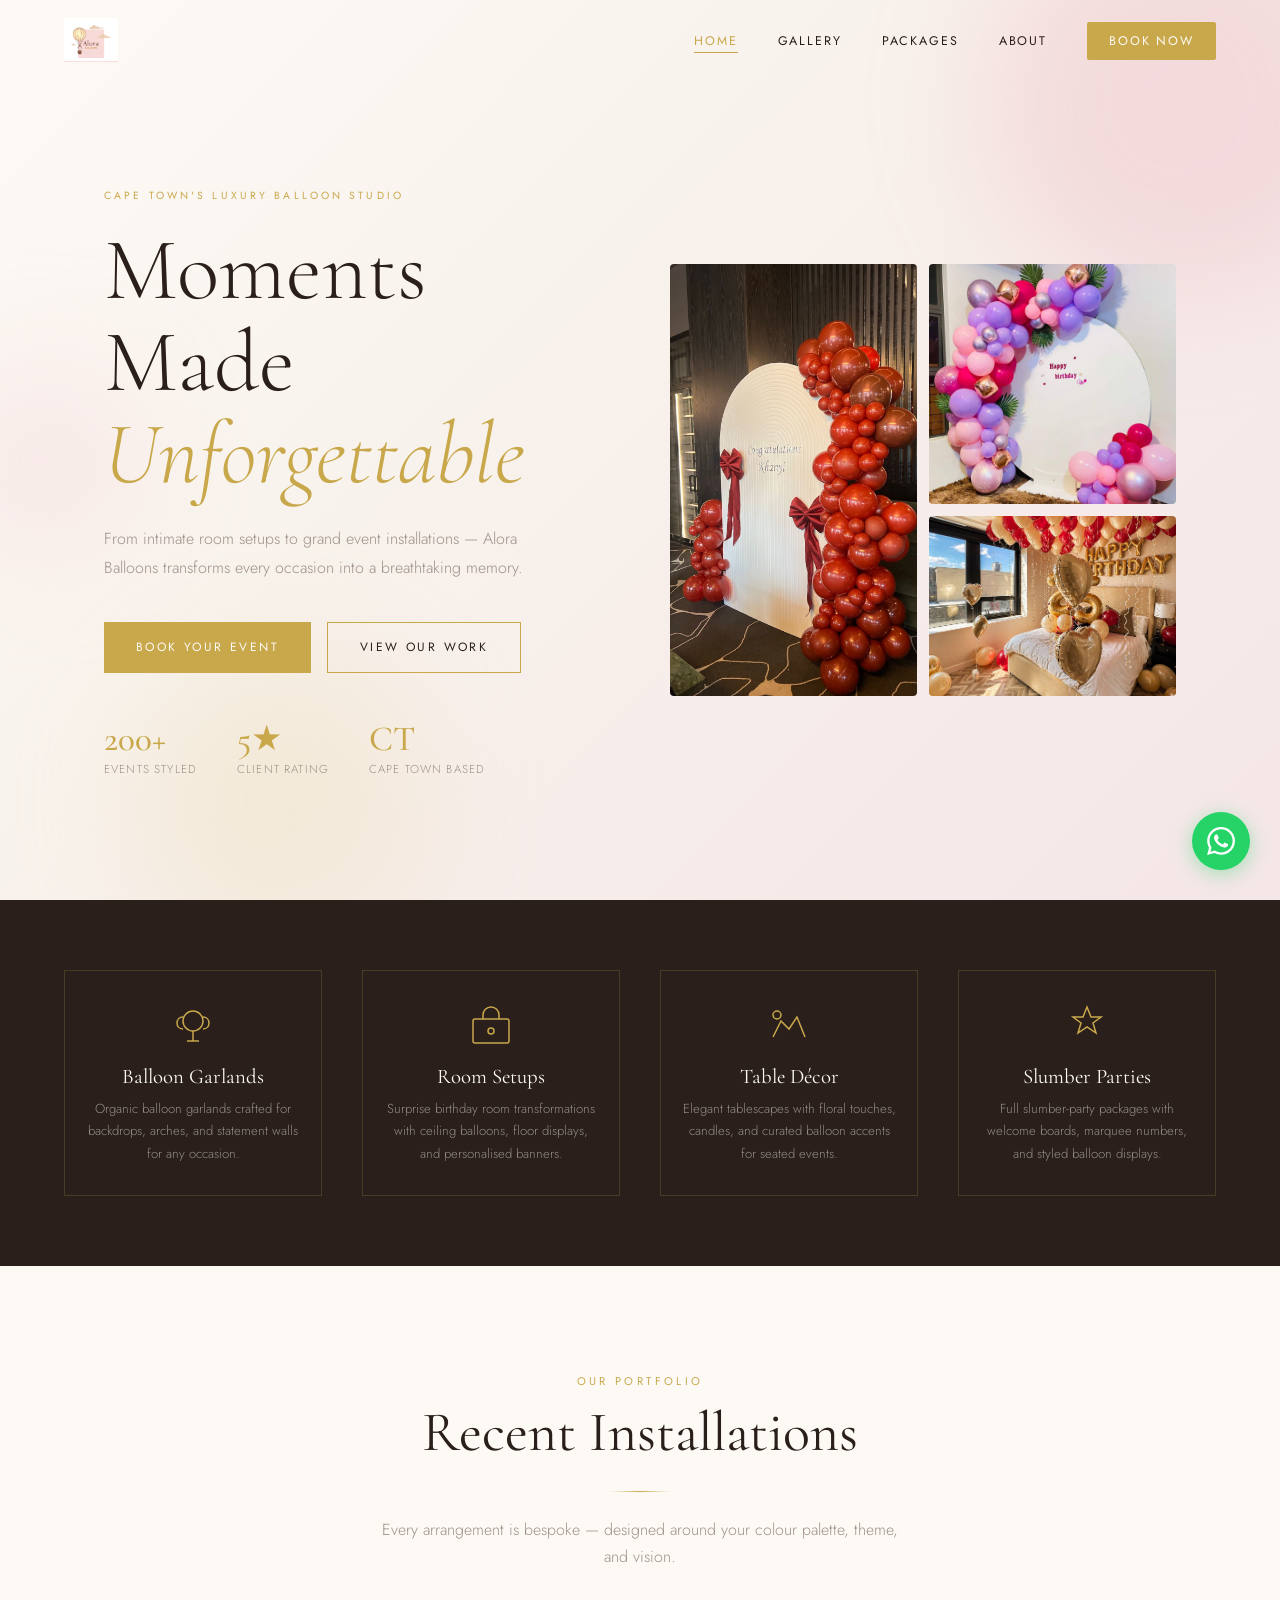
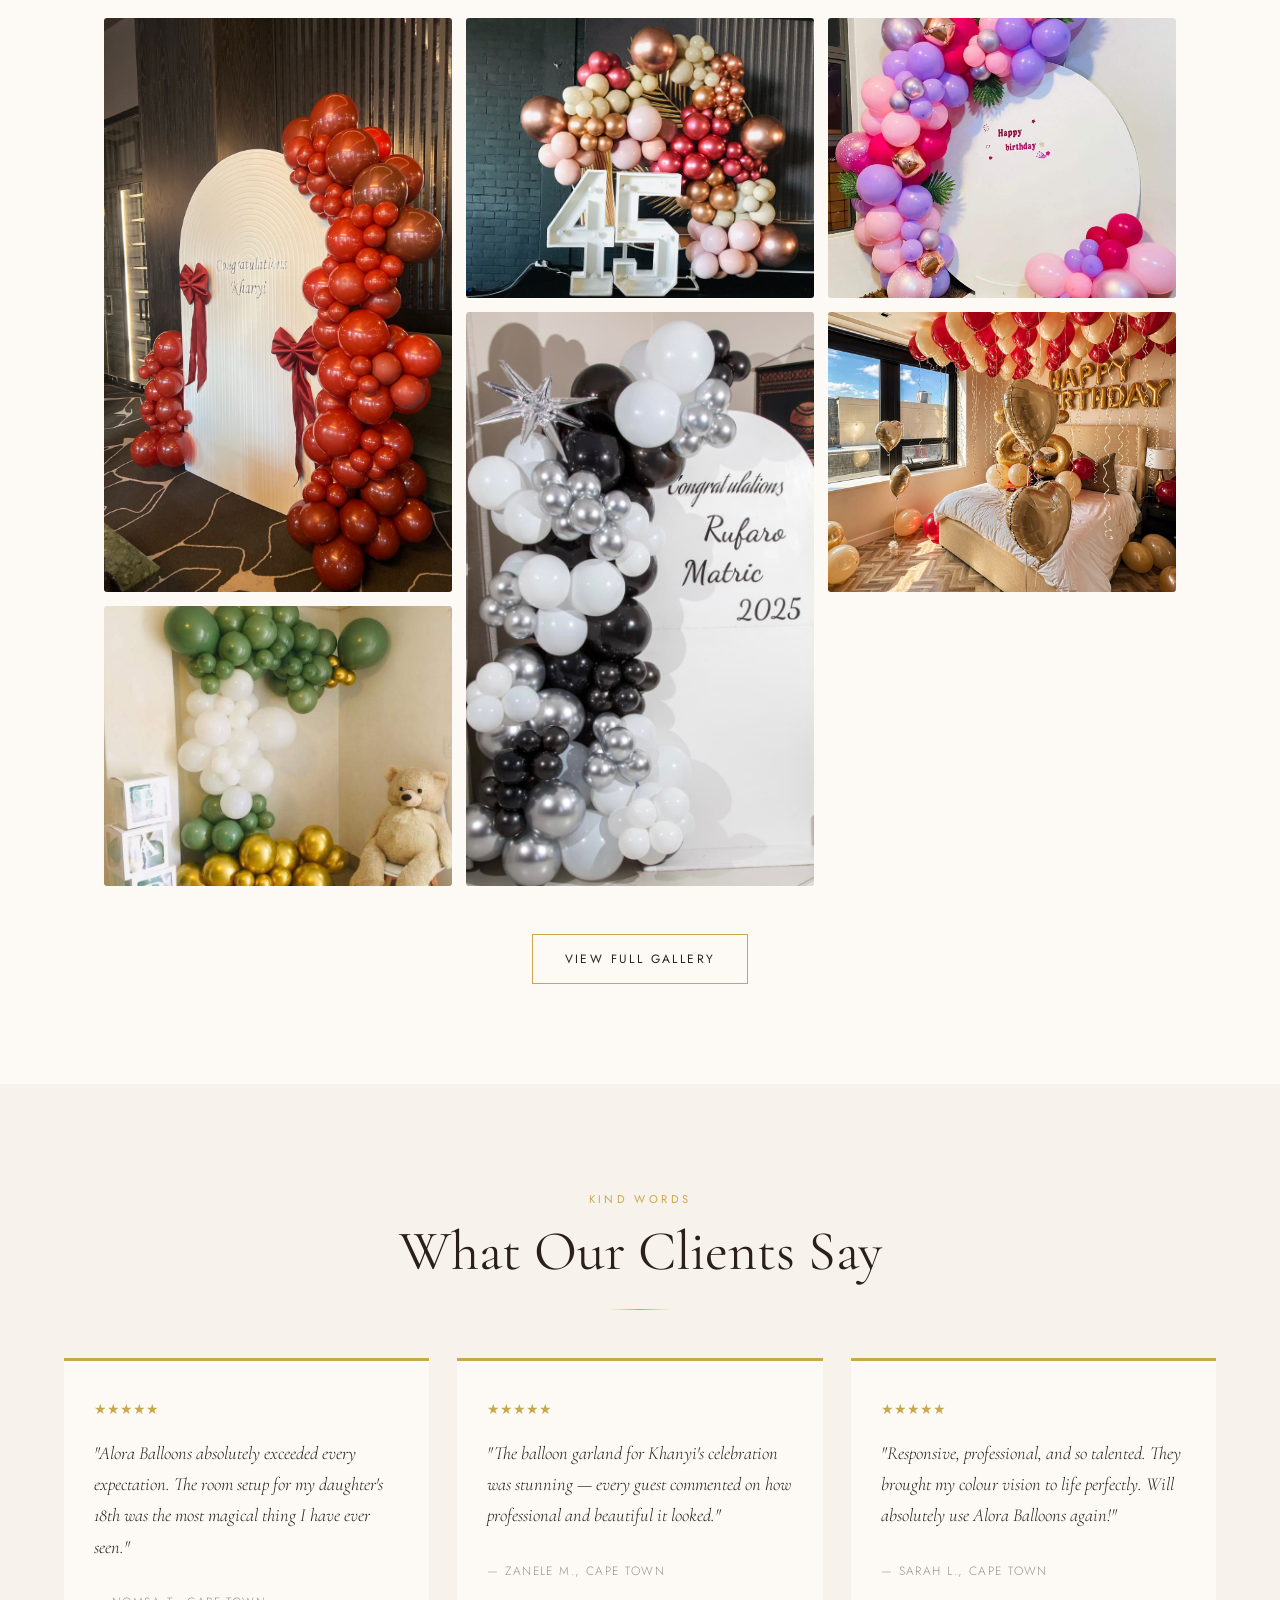
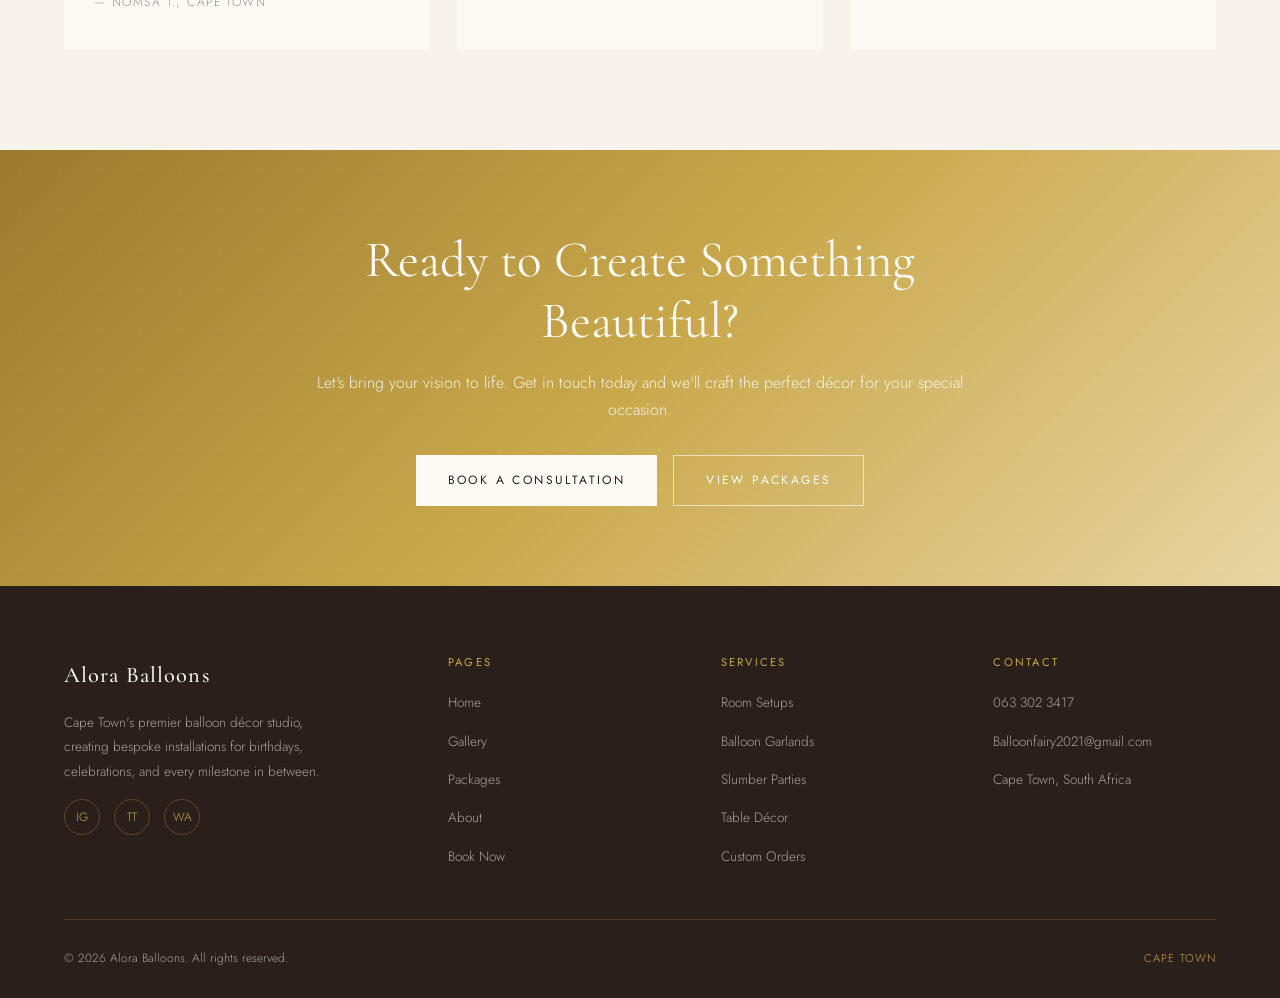
<file: index.html>
<!DOCTYPE html>
<html lang="en">
<head>
  <meta charset="UTF-8" />
  <meta name="viewport" content="width=device-width, initial-scale=1.0" />
  <title>Alora Balloons — Cape Town's Premier Balloon Décor Studio</title>
  <meta name="description" content="Alora Balloons creates luxury balloon garlands, room setups, table décor and event styling across Cape Town." />
  <link rel="icon" href="images/logo.jpg" type="image/jpeg" />
  <link rel="stylesheet" href="css/style.css" />
</head>
<body>

  <!-- ======= NAV ======= -->
  <nav class="nav" id="mainNav">
    <a href="index.html" class="nav-logo">
      <img src="images/logo.jpg" alt="Alora Balloons Logo" />
    </a>
    <ul class="nav-links">
      <li><a href="index.html">Home</a></li>
      <li><a href="gallery.html">Gallery</a></li>
      <li><a href="packages.html">Packages</a></li>
      <li><a href="about.html">About</a></li>
      <li><a href="booking.html" class="nav-cta">Book Now</a></li>
    </ul>
    <button class="nav-hamburger" aria-label="Menu">
      <span></span><span></span><span></span>
    </button>
  </nav>

  <!-- Mobile Nav -->
  <div class="nav-mobile">
    <a href="index.html">Home</a>
    <a href="gallery.html">Gallery</a>
    <a href="packages.html">Packages</a>
    <a href="about.html">About</a>
    <a href="booking.html">Book Now</a>
  </div>

  <!-- ======= HERO ======= -->
  <section class="hero">
    <div class="hero-bg-orbs">
      <div class="orb orb-1"></div>
      <div class="orb orb-2"></div>
      <div class="orb orb-3"></div>
    </div>
    <div class="hero-content">
      <div class="hero-text">
        <span class="section-label">Cape Town's Luxury Balloon Studio</span>
        <h1 class="hero-headline">
          Moments Made<br /><em>Unforgettable</em>
        </h1>
        <p class="hero-subtext">
          From intimate room setups to grand event installations — Alora Balloons transforms every occasion into a breathtaking memory.
        </p>
        <div class="hero-actions">
          <a href="booking.html" class="btn btn-primary">Book Your Event</a>
          <a href="gallery.html" class="btn btn-outline">View Our Work</a>
        </div>
        <div class="hero-stats">
          <div class="stat-item">
            <div class="stat-num">200+</div>
            <div class="stat-label">Events Styled</div>
          </div>
          <div class="stat-item">
            <div class="stat-num">5★</div>
            <div class="stat-label">Client Rating</div>
          </div>
          <div class="stat-item">
            <div class="stat-num">CT</div>
            <div class="stat-label">Cape Town Based</div>
          </div>
        </div>
      </div>

      <div class="hero-image-grid">
        <div class="hero-img-wrap">
          <img src="images/img12.jpg" alt="Red balloon garland installation" />
        </div>
        <div class="hero-img-wrap">
          <img src="images/img2.jpg" alt="Purple birthday balloon arch" />
        </div>
        <div class="hero-img-wrap">
          <img src="images/img10.jpg" alt="Birthday room setup" />
        </div>
      </div>
    </div>
  </section>

  <!-- ======= SERVICES STRIP ======= -->
  <div class="services-strip">
    <div class="services-strip-inner">
      <div class="service-card reveal">
        <div class="service-icon">
          <svg viewBox="0 0 48 48" fill="none" stroke="currentColor" stroke-width="1.5">
            <circle cx="24" cy="20" r="10"/><path d="M24 30v10M18 40h12"/>
            <path d="M14 16c-4 0-6 3-6 6s2 6 6 6M34 16c4 0 6 3 6 6s-2 6-6 6"/>
          </svg>
        </div>
        <h3>Balloon Garlands</h3>
        <p>Organic balloon garlands crafted for backdrops, arches, and statement walls for any occasion.</p>
      </div>
      <div class="service-card reveal reveal-delay-1">
        <div class="service-icon">
          <svg viewBox="0 0 48 48" fill="none" stroke="currentColor" stroke-width="1.5">
            <rect x="6" y="18" width="36" height="24" rx="2"/><path d="M16 18v-4a8 8 0 0116 0v4"/>
            <circle cx="24" cy="30" r="3"/>
          </svg>
        </div>
        <h3>Room Setups</h3>
        <p>Surprise birthday room transformations with ceiling balloons, floor displays, and personalised banners.</p>
      </div>
      <div class="service-card reveal reveal-delay-2">
        <div class="service-icon">
          <svg viewBox="0 0 48 48" fill="none" stroke="currentColor" stroke-width="1.5">
            <path d="M8 36l8-16 8 8 8-12 8 20"/><circle cx="12" cy="14" r="4"/>
          </svg>
        </div>
        <h3>Table Décor</h3>
        <p>Elegant tablescapes with floral touches, candles, and curated balloon accents for seated events.</p>
      </div>
      <div class="service-card reveal reveal-delay-3">
        <div class="service-icon">
          <svg viewBox="0 0 48 48" fill="none" stroke="currentColor" stroke-width="1.5">
            <path d="M24 6l4 10h10l-8 6 3 10-9-6-9 6 3-10-8-6h10z"/>
          </svg>
        </div>
        <h3>Slumber Parties</h3>
        <p>Full slumber-party packages with welcome boards, marquee numbers, and styled balloon displays.</p>
      </div>
    </div>
  </div>

  <!-- ======= GALLERY PREVIEW ======= -->
  <section class="section">
    <div class="section-center reveal">
      <span class="section-label">Our Portfolio</span>
      <h2 class="section-title">Recent Installations</h2>
      <div class="gold-divider"></div>
      <p class="section-subtitle">Every arrangement is bespoke — designed around your colour palette, theme, and vision.</p>
    </div>

    <div class="gallery-preview-grid">
      <div class="gallery-item tall reveal">
        <img src="images/img12.jpg" alt="Congratulations red balloon arch" />
        <div class="gallery-item-overlay"><span>Celebration Arch</span></div>
      </div>
      <div class="gallery-item reveal reveal-delay-1">
        <img src="images/img1.jpg" alt="45th birthday balloon garland" />
        <div class="gallery-item-overlay"><span>Birthday Garland</span></div>
      </div>
      <div class="gallery-item reveal reveal-delay-2">
        <img src="images/img2.jpg" alt="Purple balloon arch birthday" />
        <div class="gallery-item-overlay"><span>Birthday Arch</span></div>
      </div>
      <div class="gallery-item tall reveal reveal-delay-1">
        <img src="images/img7.jpg" alt="Black white silver balloon garland" />
        <div class="gallery-item-overlay"><span>Matric Celebration</span></div>
      </div>
      <div class="gallery-item reveal reveal-delay-2">
        <img src="images/img10.jpg" alt="Red gold birthday room setup" />
        <div class="gallery-item-overlay"><span>Room Setup</span></div>
      </div>
      <div class="gallery-item reveal reveal-delay-3">
        <img src="images/img3.jpg" alt="Sage green baby shower" />
        <div class="gallery-item-overlay"><span>Baby Shower</span></div>
      </div>
    </div>

    <div style="text-align:center; margin-top:3rem;">
      <a href="gallery.html" class="btn btn-outline reveal">View Full Gallery</a>
    </div>
  </section>

  <!-- ======= TESTIMONIALS ======= -->
  <div class="testimonials-bg">
    <div style="max-width:1200px; margin:0 auto; text-align:center;" class="reveal">
      <span class="section-label">Kind Words</span>
      <h2 class="section-title">What Our Clients Say</h2>
      <div class="gold-divider"></div>
    </div>
    <div class="testimonials-grid">
      <div class="testimonial-card reveal">
        <div class="testimonial-stars">★★★★★</div>
        <p class="testimonial-text">"Alora Balloons absolutely exceeded every expectation. The room setup for my daughter's 18th was the most magical thing I have ever seen."</p>
        <span class="testimonial-author">— Nomsa T., Cape Town</span>
      </div>
      <div class="testimonial-card reveal reveal-delay-1">
        <div class="testimonial-stars">★★★★★</div>
        <p class="testimonial-text">"The balloon garland for Khanyi's celebration was stunning — every guest commented on how professional and beautiful it looked."</p>
        <span class="testimonial-author">— Zanele M., Cape Town</span>
      </div>
      <div class="testimonial-card reveal reveal-delay-2">
        <div class="testimonial-stars">★★★★★</div>
        <p class="testimonial-text">"Responsive, professional, and so talented. They brought my colour vision to life perfectly. Will absolutely use Alora Balloons again!"</p>
        <span class="testimonial-author">— Sarah L., Cape Town</span>
      </div>
    </div>
  </div>

  <!-- ======= CTA BANNER ======= -->
  <div class="cta-banner">
    <div class="cta-banner-inner reveal">
      <h2>Ready to Create Something Beautiful?</h2>
      <p>Let's bring your vision to life. Get in touch today and we'll craft the perfect décor for your special occasion.</p>
      <div style="display:flex; gap:1rem; justify-content:center; flex-wrap:wrap;">
        <a href="booking.html" class="btn btn-white">Book a Consultation</a>
        <a href="packages.html" class="btn" style="background:transparent; color:white; border:1px solid rgba(255,255,255,0.6);">View Packages</a>
      </div>
    </div>
  </div>

  <!-- ======= FOOTER ======= -->
  <footer class="footer">
    <div class="footer-grid">
      <div class="footer-brand">
        <div class="nav-logo-text">Alora Balloons</div>
        <p>Cape Town's premier balloon décor studio, creating bespoke installations for birthdays, celebrations, and every milestone in between.</p>
        <div class="footer-social">
          <a href="https://www.instagram.com/_alora_balloons" target="_blank" rel="noopener" title="Instagram">IG</a>
          <a href="https://www.tiktok.com/@alora_balloons" target="_blank" rel="noopener" title="TikTok">TT</a>
          <a href="https://wa.me/27633023417" target="_blank" rel="noopener" title="WhatsApp">WA</a>
        </div>
      </div>
      <div class="footer-col">
        <h4>Pages</h4>
        <ul>
          <li><a href="index.html">Home</a></li>
          <li><a href="gallery.html">Gallery</a></li>
          <li><a href="packages.html">Packages</a></li>
          <li><a href="about.html">About</a></li>
          <li><a href="booking.html">Book Now</a></li>
        </ul>
      </div>
      <div class="footer-col">
        <h4>Services</h4>
        <ul>
          <li><a href="packages.html">Room Setups</a></li>
          <li><a href="packages.html">Balloon Garlands</a></li>
          <li><a href="packages.html">Slumber Parties</a></li>
          <li><a href="packages.html">Table Décor</a></li>
          <li><a href="packages.html">Custom Orders</a></li>
        </ul>
      </div>
      <div class="footer-col">
        <h4>Contact</h4>
        <ul>
          <li><a href="https://wa.me/27633023417">063 302 3417</a></li>
          <li><a href="mailto:Balloonfairy2021@gmail.com">Balloonfairy2021@gmail.com</a></li>
          <li><a href="#">Cape Town, South Africa</a></li>
        </ul>
      </div>
    </div>
    <div class="footer-bottom">
      <span>© 2026 Alora Balloons. All rights reserved.</span>
      <span style="color:var(--gold); font-size:0.7rem; letter-spacing:0.1em;">CAPE TOWN</span>
    </div>
  </footer>

  <!-- Floating WhatsApp -->
  <div class="whatsapp-float" title="Chat on WhatsApp">
    <svg viewBox="0 0 24 24"><path d="M17.472 14.382c-.297-.149-1.758-.867-2.03-.967-.273-.099-.471-.148-.67.15-.197.297-.767.966-.94 1.164-.173.199-.347.223-.644.075-.297-.15-1.255-.463-2.39-1.475-.883-.788-1.48-1.761-1.653-2.059-.173-.297-.018-.458.13-.606.134-.133.298-.347.446-.52.149-.174.198-.298.298-.497.099-.198.05-.371-.025-.52-.075-.149-.669-1.612-.916-2.207-.242-.579-.487-.5-.669-.51-.173-.008-.371-.01-.57-.01-.198 0-.52.074-.792.372-.272.297-1.04 1.016-1.04 2.479 0 1.462 1.065 2.875 1.213 3.074.149.198 2.096 3.2 5.077 4.487.709.306 1.262.489 1.694.625.712.227 1.36.195 1.871.118.571-.085 1.758-.719 2.006-1.413.248-.694.248-1.289.173-1.413-.074-.124-.272-.198-.57-.347m-5.421 7.403h-.004a9.87 9.87 0 01-5.031-1.378l-.361-.214-3.741.982.998-3.648-.235-.374a9.86 9.86 0 01-1.51-5.26c.001-5.45 4.436-9.884 9.888-9.884 2.64 0 5.122 1.03 6.988 2.898a9.825 9.825 0 012.893 6.994c-.003 5.45-4.437 9.884-9.885 9.884m8.413-18.297A11.815 11.815 0 0012.05 0C5.495 0 .16 5.335.157 11.892c0 2.096.547 4.142 1.588 5.945L.057 24l6.305-1.654a11.882 11.882 0 005.683 1.448h.005c6.554 0 11.89-5.335 11.893-11.893a11.821 11.821 0 00-3.48-8.413z"/></svg>
  </div>

  <script src="js/main.js"></script>
</body>
</html>
</file>
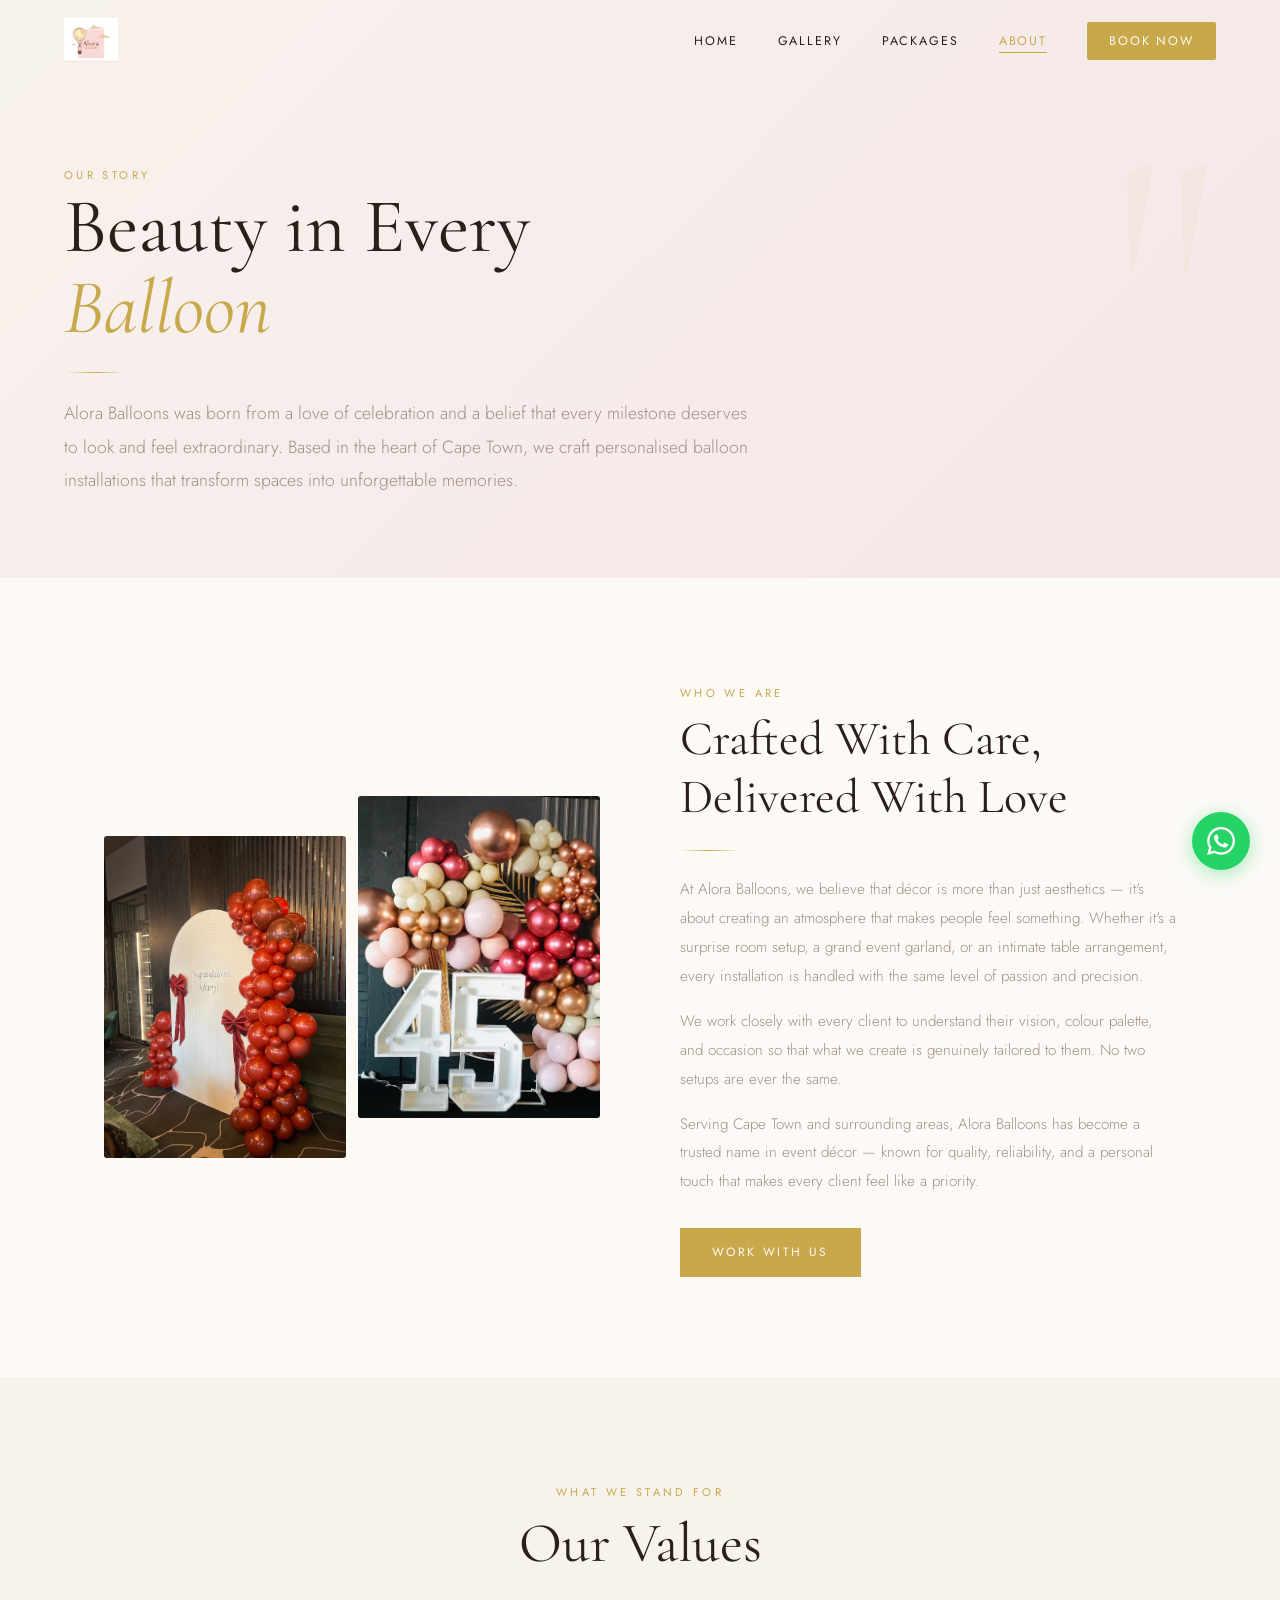
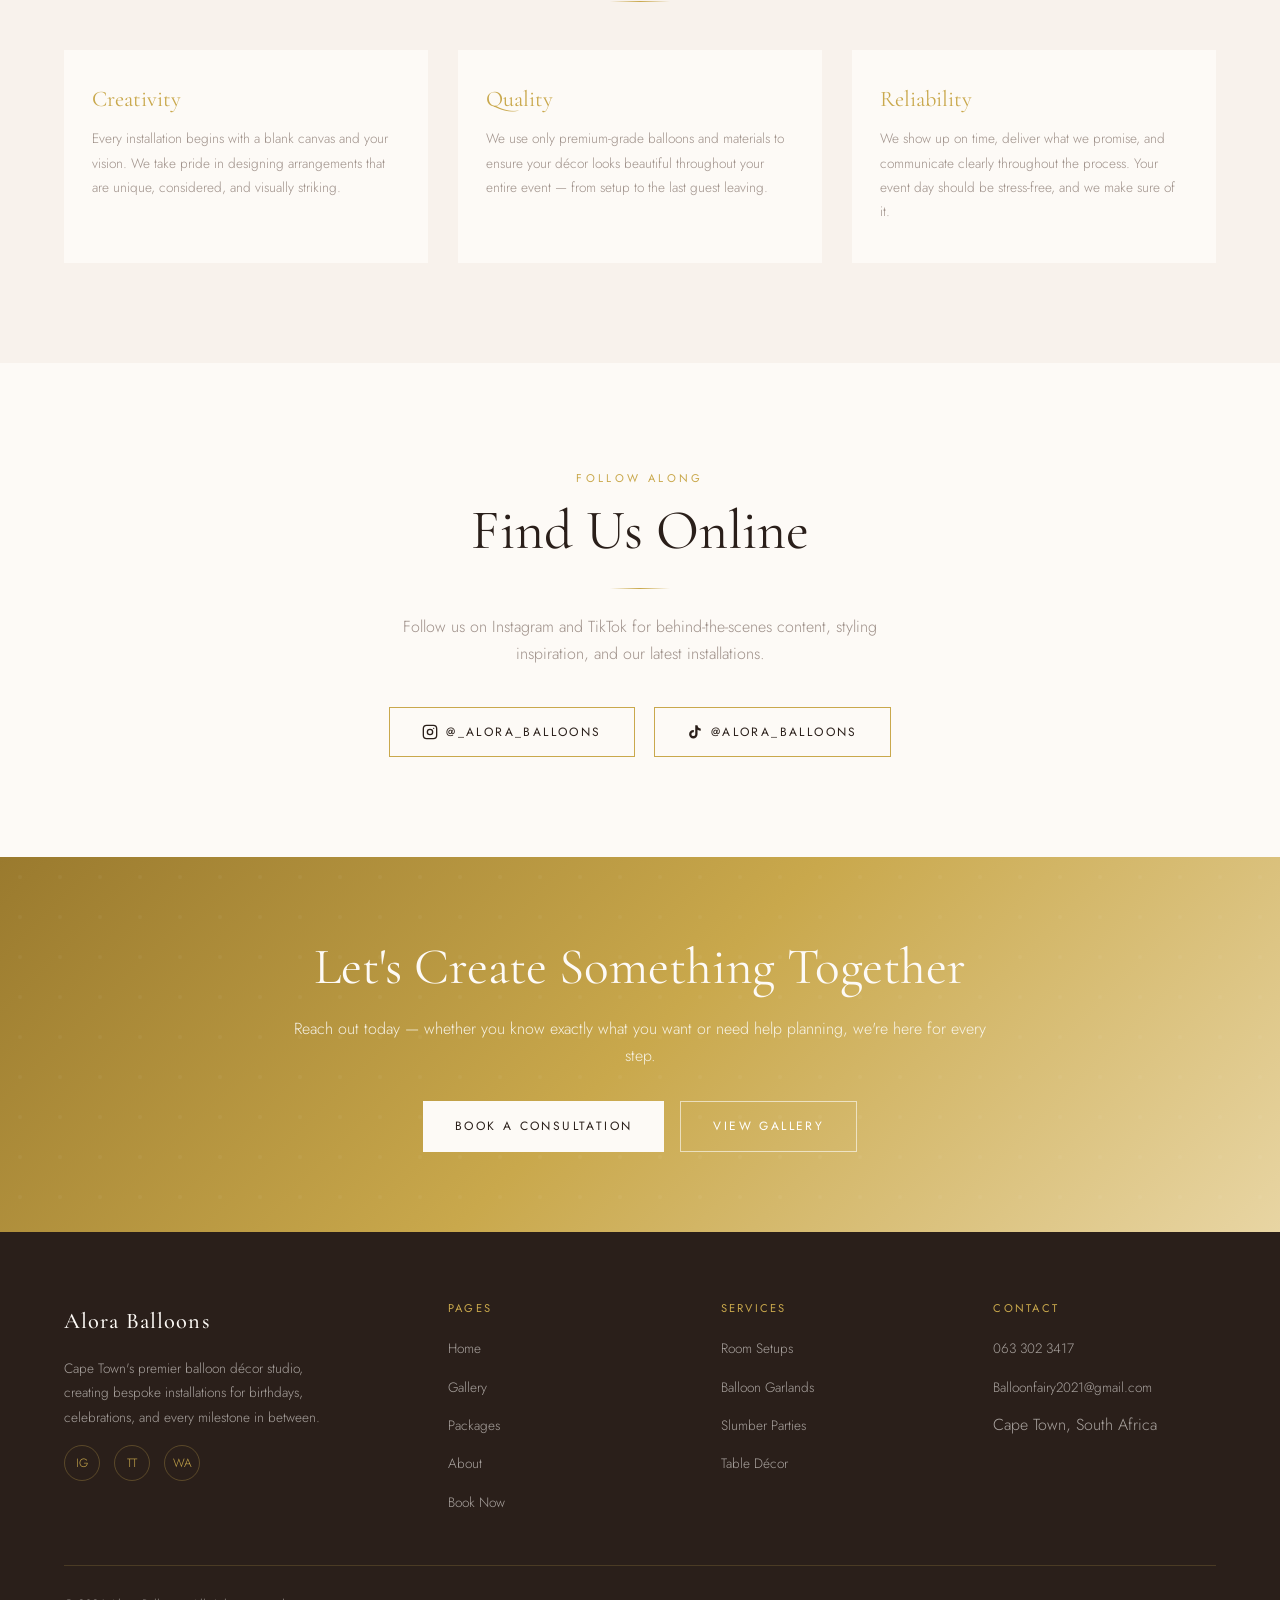
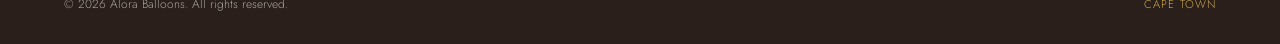
<file: about.html>
<!DOCTYPE html>
<html lang="en">
<head>
  <meta charset="UTF-8" />
  <meta name="viewport" content="width=device-width, initial-scale=1.0" />
  <title>About — Alora Balloons</title>
  <meta name="description" content="Learn about Alora Balloons — Cape Town's luxury balloon décor studio bringing joy and beauty to every celebration." />
  <link rel="icon" href="images/logo.jpg" type="image/jpeg" />
  <link rel="stylesheet" href="css/style.css" />
</head>
<body>

  <!-- NAV -->
  <nav class="nav scrolled" id="mainNav">
    <a href="index.html" class="nav-logo">
      <img src="images/logo.jpg" alt="Alora Balloons Logo" />
    </a>
    <ul class="nav-links">
      <li><a href="index.html">Home</a></li>
      <li><a href="gallery.html">Gallery</a></li>
      <li><a href="packages.html">Packages</a></li>
      <li><a href="about.html">About</a></li>
      <li><a href="booking.html" class="nav-cta">Book Now</a></li>
    </ul>
    <button class="nav-hamburger" aria-label="Menu">
      <span></span><span></span><span></span>
    </button>
  </nav>
  <div class="nav-mobile">
    <a href="index.html">Home</a>
    <a href="gallery.html">Gallery</a>
    <a href="packages.html">Packages</a>
    <a href="about.html">About</a>
    <a href="booking.html">Book Now</a>
  </div>

  <!-- ABOUT HERO -->
  <section class="about-hero">
    <div class="about-hero-inner">
      <span class="section-label">Our Story</span>
      <h1>Beauty in Every<br /><em style="color:var(--gold);">Balloon</em></h1>
      <div class="gold-divider" style="margin-left:0;"></div>
      <p>
        Alora Balloons was born from a love of celebration and a belief that every milestone deserves to look and feel extraordinary. Based in the heart of Cape Town, we craft personalised balloon installations that transform spaces into unforgettable memories.
      </p>
    </div>
  </section>

  <!-- STORY SECTION -->
  <div class="about-story">
    <div class="about-story-img reveal">
      <img src="images/img12.jpg" alt="Congratulations balloon arch" />
      <img src="images/img1.jpg" alt="45th birthday balloon garland" />
    </div>
    <div class="about-story-text reveal reveal-delay-1">
      <span class="section-label">Who We Are</span>
      <h2 class="section-title">Crafted With Care,<br />Delivered With Love</h2>
      <div class="gold-divider" style="margin-left:0;"></div>
      <p>
        At Alora Balloons, we believe that décor is more than just aesthetics — it's about creating an atmosphere that makes people feel something. Whether it's a surprise room setup, a grand event garland, or an intimate table arrangement, every installation is handled with the same level of passion and precision.
      </p>
      <p style="margin-top:1rem;">
        We work closely with every client to understand their vision, colour palette, and occasion so that what we create is genuinely tailored to them. No two setups are ever the same.
      </p>
      <p style="margin-top:1rem;">
        Serving Cape Town and surrounding areas, Alora Balloons has become a trusted name in event décor — known for quality, reliability, and a personal touch that makes every client feel like a priority.
      </p>
      <div style="margin-top:2rem;">
        <a href="booking.html" class="btn btn-primary">Work With Us</a>
      </div>
    </div>
  </div>

  <!-- VALUES -->
  <div class="about-values">
    <div style="max-width:1200px; margin:0 auto; text-align:center;" class="reveal">
      <span class="section-label">What We Stand For</span>
      <h2 class="section-title">Our Values</h2>
      <div class="gold-divider"></div>
    </div>
    <div class="about-values-grid">
      <div class="value-card reveal">
        <h3>Creativity</h3>
        <p>Every installation begins with a blank canvas and your vision. We take pride in designing arrangements that are unique, considered, and visually striking.</p>
      </div>
      <div class="value-card reveal reveal-delay-1">
        <h3>Quality</h3>
        <p>We use only premium-grade balloons and materials to ensure your décor looks beautiful throughout your entire event — from setup to the last guest leaving.</p>
      </div>
      <div class="value-card reveal reveal-delay-2">
        <h3>Reliability</h3>
        <p>We show up on time, deliver what we promise, and communicate clearly throughout the process. Your event day should be stress-free, and we make sure of it.</p>
      </div>
    </div>
  </div>

  <!-- SOCIAL CTA -->
  <section class="section section-center">
    <div class="reveal">
      <span class="section-label">Follow Along</span>
      <h2 class="section-title">Find Us Online</h2>
      <div class="gold-divider"></div>
      <p class="section-subtitle">Follow us on Instagram and TikTok for behind-the-scenes content, styling inspiration, and our latest installations.</p>
      <div style="display:flex; gap:1.2rem; justify-content:center; margin-top:2.5rem; flex-wrap:wrap;">
        <a href="https://www.instagram.com/_alora_balloons" target="_blank" rel="noopener" class="btn btn-outline">
          <svg width="16" height="16" viewBox="0 0 24 24" fill="none" stroke="currentColor" stroke-width="2"><rect x="2" y="2" width="20" height="20" rx="5"/><circle cx="12" cy="12" r="4"/><circle cx="17.5" cy="6.5" r="1" fill="currentColor" stroke="none"/></svg>
          @_alora_balloons
        </a>
        <a href="https://www.tiktok.com/@alora_balloons" target="_blank" rel="noopener" class="btn btn-outline">
          <svg width="16" height="16" viewBox="0 0 24 24" fill="currentColor"><path d="M19.59 6.69a4.83 4.83 0 01-3.77-4.25V2h-3.45v13.67a2.89 2.89 0 01-2.88 2.5 2.89 2.89 0 01-2.89-2.89 2.89 2.89 0 012.89-2.89c.28 0 .54.04.79.1V9.01a6.33 6.33 0 00-.79-.05 6.34 6.34 0 00-6.34 6.34 6.34 6.34 0 006.34 6.34 6.34 6.34 0 006.33-6.34V8.69a8.17 8.17 0 004.79 1.54V6.78a4.85 4.85 0 01-1.02-.09z"/></svg>
          @alora_balloons
        </a>
      </div>
    </div>
  </section>

  <!-- CTA BANNER -->
  <div class="cta-banner">
    <div class="cta-banner-inner reveal">
      <h2>Let's Create Something Together</h2>
      <p>Reach out today — whether you know exactly what you want or need help planning, we're here for every step.</p>
      <div style="display:flex; gap:1rem; justify-content:center; flex-wrap:wrap;">
        <a href="booking.html" class="btn btn-white">Book a Consultation</a>
        <a href="gallery.html" class="btn" style="background:transparent; color:white; border:1px solid rgba(255,255,255,0.6);">View Gallery</a>
      </div>
    </div>
  </div>

  <!-- FOOTER -->
  <footer class="footer">
    <div class="footer-grid">
      <div class="footer-brand">
        <div class="nav-logo-text">Alora Balloons</div>
        <p>Cape Town's premier balloon décor studio, creating bespoke installations for birthdays, celebrations, and every milestone in between.</p>
        <div class="footer-social">
          <a href="https://www.instagram.com/_alora_balloons" target="_blank" rel="noopener">IG</a>
          <a href="https://www.tiktok.com/@alora_balloons" target="_blank" rel="noopener">TT</a>
          <a href="https://wa.me/27633023417" target="_blank" rel="noopener">WA</a>
        </div>
      </div>
      <div class="footer-col">
        <h4>Pages</h4>
        <ul>
          <li><a href="index.html">Home</a></li>
          <li><a href="gallery.html">Gallery</a></li>
          <li><a href="packages.html">Packages</a></li>
          <li><a href="about.html">About</a></li>
          <li><a href="booking.html">Book Now</a></li>
        </ul>
      </div>
      <div class="footer-col">
        <h4>Services</h4>
        <ul>
          <li><a href="packages.html">Room Setups</a></li>
          <li><a href="packages.html">Balloon Garlands</a></li>
          <li><a href="packages.html">Slumber Parties</a></li>
          <li><a href="packages.html">Table Décor</a></li>
        </ul>
      </div>
      <div class="footer-col">
        <h4>Contact</h4>
        <ul>
          <li><a href="https://wa.me/27633023417">063 302 3417</a></li>
          <li><a href="mailto:Balloonfairy2021@gmail.com">Balloonfairy2021@gmail.com</a></li>
          <li><span>Cape Town, South Africa</span></li>
        </ul>
      </div>
    </div>
    <div class="footer-bottom">
      <span>© 2026 Alora Balloons. All rights reserved.</span>
      <span style="color:var(--gold); font-size:0.7rem; letter-spacing:0.1em;">CAPE TOWN</span>
    </div>
  </footer>

  <div class="whatsapp-float" title="Chat on WhatsApp">
    <svg viewBox="0 0 24 24" fill="white"><path d="M17.472 14.382c-.297-.149-1.758-.867-2.03-.967-.273-.099-.471-.148-.67.15-.197.297-.767.966-.94 1.164-.173.199-.347.223-.644.075-.297-.15-1.255-.463-2.39-1.475-.883-.788-1.48-1.761-1.653-2.059-.173-.297-.018-.458.13-.606.134-.133.298-.347.446-.52.149-.174.198-.298.298-.497.099-.198.05-.371-.025-.52-.075-.149-.669-1.612-.916-2.207-.242-.579-.487-.5-.669-.51-.173-.008-.371-.01-.57-.01-.198 0-.52.074-.792.372-.272.297-1.04 1.016-1.04 2.479 0 1.462 1.065 2.875 1.213 3.074.149.198 2.096 3.2 5.077 4.487.709.306 1.262.489 1.694.625.712.227 1.36.195 1.871.118.571-.085 1.758-.719 2.006-1.413.248-.694.248-1.289.173-1.413-.074-.124-.272-.198-.57-.347m-5.421 7.403h-.004a9.87 9.87 0 01-5.031-1.378l-.361-.214-3.741.982.998-3.648-.235-.374a9.86 9.86 0 01-1.51-5.26c.001-5.45 4.436-9.884 9.888-9.884 2.64 0 5.122 1.03 6.988 2.898a9.825 9.825 0 012.893 6.994c-.003 5.45-4.437 9.884-9.885 9.884m8.413-18.297A11.815 11.815 0 0012.05 0C5.495 0 .16 5.335.157 11.892c0 2.096.547 4.142 1.588 5.945L.057 24l6.305-1.654a11.882 11.882 0 005.683 1.448h.005c6.554 0 11.89-5.335 11.893-11.893a11.821 11.821 0 00-3.48-8.413z"/></svg>
  </div>

  <script src="js/main.js"></script>
</body>
</html>
</file>
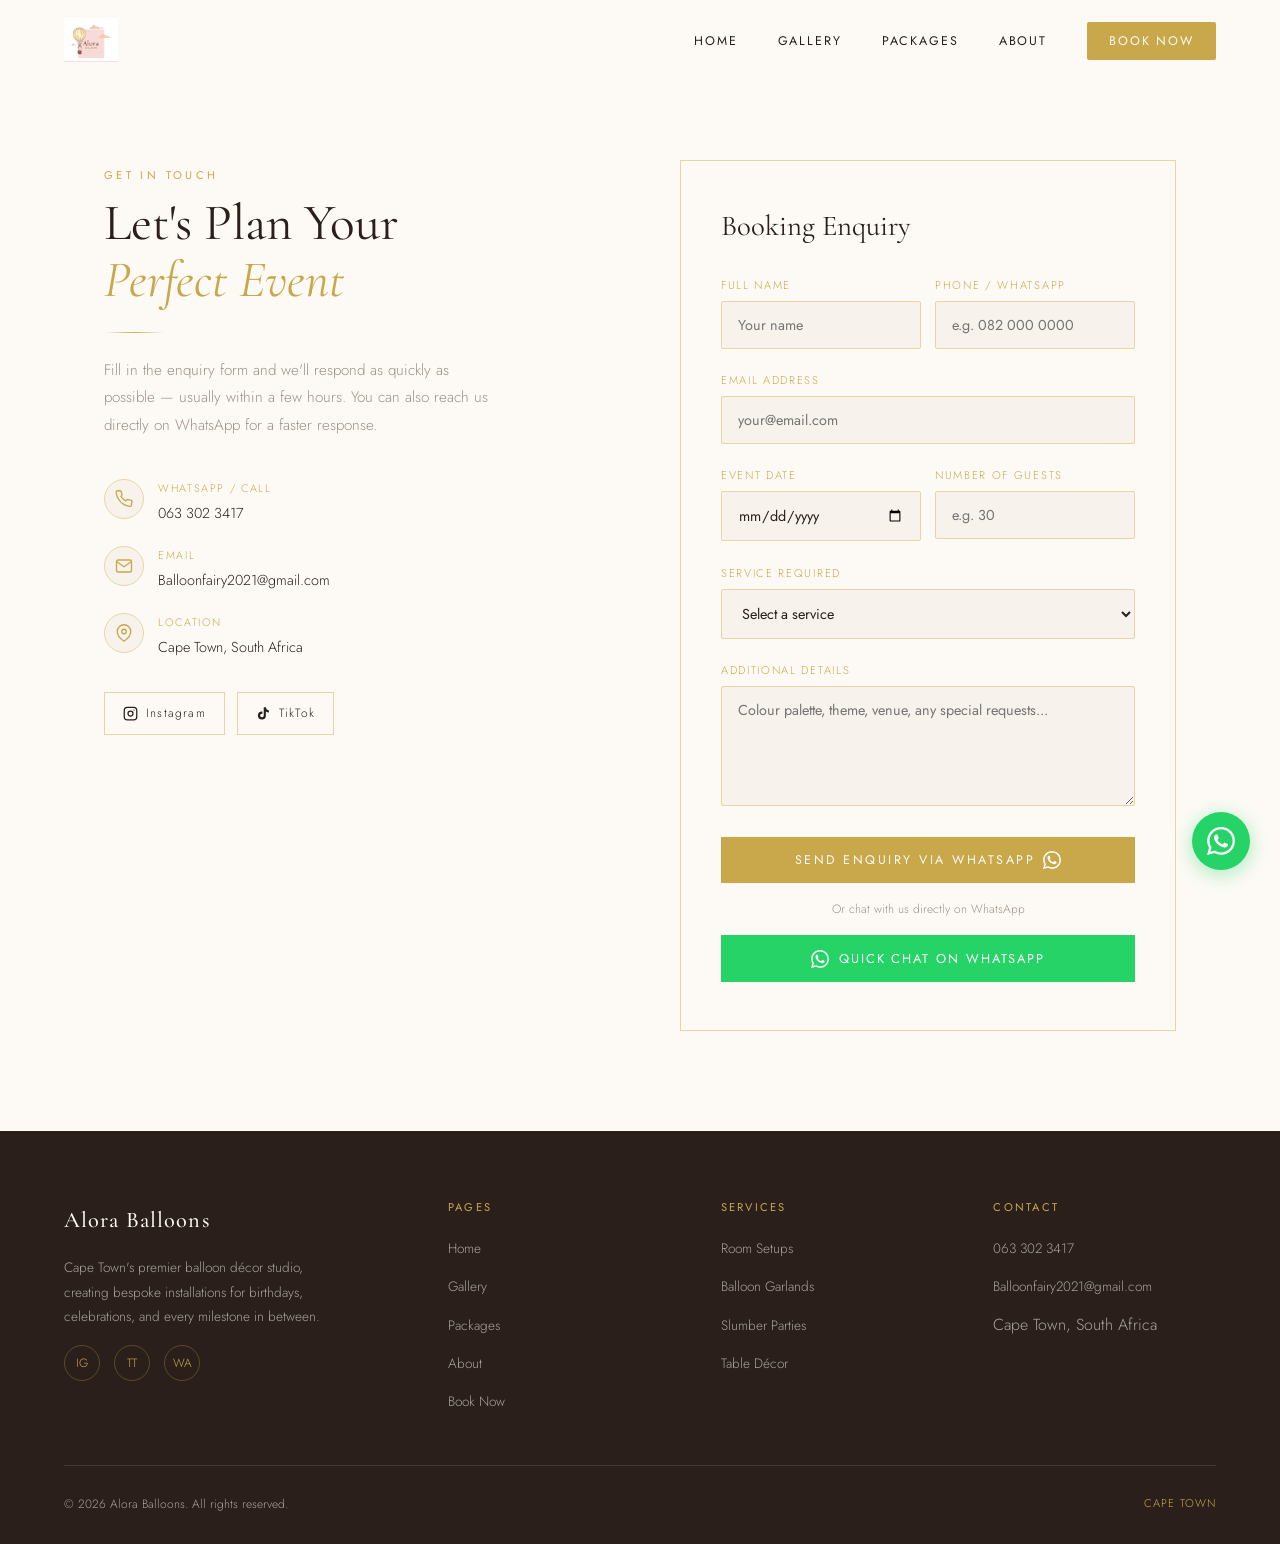
<file: booking.html>
<!DOCTYPE html>
<html lang="en">
<head>
  <meta charset="UTF-8" />
  <meta name="viewport" content="width=device-width, initial-scale=1.0" />
  <title>Book Now — Alora Balloons</title>
  <meta name="description" content="Book your balloon décor with Alora Balloons in Cape Town. Fill in your enquiry and we'll get back to you via WhatsApp or email." />
  <link rel="icon" href="images/logo.jpg" type="image/jpeg" />
  <link rel="stylesheet" href="css/style.css" />
</head>
<body>

  <!-- NAV -->
  <nav class="nav scrolled" id="mainNav">
    <a href="index.html" class="nav-logo">
      <img src="images/logo.jpg" alt="Alora Balloons Logo" />
    </a>
    <ul class="nav-links">
      <li><a href="index.html">Home</a></li>
      <li><a href="gallery.html">Gallery</a></li>
      <li><a href="packages.html">Packages</a></li>
      <li><a href="about.html">About</a></li>
      <li><a href="booking.html" class="nav-cta">Book Now</a></li>
    </ul>
    <button class="nav-hamburger" aria-label="Menu">
      <span></span><span></span><span></span>
    </button>
  </nav>
  <div class="nav-mobile">
    <a href="index.html">Home</a>
    <a href="gallery.html">Gallery</a>
    <a href="packages.html">Packages</a>
    <a href="about.html">About</a>
    <a href="booking.html">Book Now</a>
  </div>

  <!-- BOOKING LAYOUT -->
  <div class="booking-layout">

    <!-- Info Column -->
    <div class="booking-info reveal">
      <span class="section-label">Get In Touch</span>
      <h1>Let's Plan Your<br /><em style="font-style:italic; color:var(--gold);">Perfect Event</em></h1>
      <div class="gold-divider" style="margin-left:0;"></div>
      <p>
        Fill in the enquiry form and we'll respond as quickly as possible — usually within a few hours. You can also reach us directly on WhatsApp for a faster response.
      </p>

      <div class="contact-details">
        <div class="contact-item">
          <div class="contact-item-icon">
            <svg width="18" height="18" viewBox="0 0 24 24" fill="none" stroke="currentColor" stroke-width="1.8"><path d="M22 16.92v3a2 2 0 01-2.18 2 19.79 19.79 0 01-8.63-3.07A19.5 19.5 0 014.57 12a19.79 19.79 0 01-3.07-8.67A2 2 0 013.48 1h3a2 2 0 012 1.72c.127.96.361 1.903.7 2.81a2 2 0 01-.45 2.11L7.91 8.37a16 16 0 006.13 6.13l1.27-1.27a2 2 0 012.11-.45c.907.339 1.85.573 2.81.7A2 2 0 0122 16.92z"/></svg>
          </div>
          <div class="contact-item-text">
            <label>WhatsApp / Call</label>
            <a href="https://wa.me/27633023417">063 302 3417</a>
          </div>
        </div>

        <div class="contact-item">
          <div class="contact-item-icon">
            <svg width="18" height="18" viewBox="0 0 24 24" fill="none" stroke="currentColor" stroke-width="1.8"><path d="M4 4h16c1.1 0 2 .9 2 2v12c0 1.1-.9 2-2 2H4c-1.1 0-2-.9-2-2V6c0-1.1.9-2 2-2z"/><polyline points="22,6 12,13 2,6"/></svg>
          </div>
          <div class="contact-item-text">
            <label>Email</label>
            <a href="mailto:Balloonfairy2021@gmail.com">Balloonfairy2021@gmail.com</a>
          </div>
        </div>

        <div class="contact-item">
          <div class="contact-item-icon">
            <svg width="18" height="18" viewBox="0 0 24 24" fill="none" stroke="currentColor" stroke-width="1.8"><path d="M21 10c0 7-9 13-9 13s-9-6-9-13a9 9 0 0118 0z"/><circle cx="12" cy="10" r="3"/></svg>
          </div>
          <div class="contact-item-text">
            <label>Location</label>
            <span>Cape Town, South Africa</span>
          </div>
        </div>
      </div>

      <div class="social-links" style="margin-top:2rem;">
        <a href="https://www.instagram.com/_alora_balloons" target="_blank" rel="noopener" class="social-link">
          <svg width="15" height="15" viewBox="0 0 24 24" fill="none" stroke="currentColor" stroke-width="2"><rect x="2" y="2" width="20" height="20" rx="5"/><circle cx="12" cy="12" r="4"/><circle cx="17.5" cy="6.5" r="1" fill="currentColor" stroke="none"/></svg>
          Instagram
        </a>
        <a href="https://www.tiktok.com/@alora_balloons" target="_blank" rel="noopener" class="social-link">
          <svg width="15" height="15" viewBox="0 0 24 24" fill="currentColor"><path d="M19.59 6.69a4.83 4.83 0 01-3.77-4.25V2h-3.45v13.67a2.89 2.89 0 01-2.88 2.5 2.89 2.89 0 01-2.89-2.89 2.89 2.89 0 012.89-2.89c.28 0 .54.04.79.1V9.01a6.33 6.33 0 00-.79-.05 6.34 6.34 0 00-6.34 6.34 6.34 6.34 0 006.34 6.34 6.34 6.34 0 006.33-6.34V8.69a8.17 8.17 0 004.79 1.54V6.78a4.85 4.85 0 01-1.02-.09z"/></svg>
          TikTok
        </a>
      </div>
    </div>

    <!-- Form Column -->
    <div class="booking-form-wrap reveal reveal-delay-1">
      <h2 class="form-title">Booking Enquiry</h2>

      <form id="bookingForm" novalidate>
        <div class="form-row">
          <div class="form-group">
            <label for="name">Full Name</label>
            <input type="text" id="name" name="name" placeholder="Your name" required />
          </div>
          <div class="form-group">
            <label for="phone">Phone / WhatsApp</label>
            <input type="tel" id="phone" name="phone" placeholder="e.g. 082 000 0000" required />
          </div>
        </div>

        <div class="form-group">
          <label for="email">Email Address</label>
          <input type="email" id="email" name="email" placeholder="your@email.com" required />
        </div>

        <div class="form-row">
          <div class="form-group">
            <label for="event_date">Event Date</label>
            <input type="date" id="event_date" name="event_date" required />
          </div>
          <div class="form-group">
            <label for="guests">Number of Guests</label>
            <input type="number" id="guests" name="guests" placeholder="e.g. 30" min="1" />
          </div>
        </div>

        <div class="form-group">
          <label for="service">Service Required</label>
          <select id="service" name="service" required>
            <option value="" disabled selected>Select a service</option>
            <optgroup label="Room Setup Packages">
              <option value="Basic Room Setup (R700)">Basic Room Setup — R700</option>
              <option value="Premium Room Setup (R950)">Premium Room Setup — R950</option>
              <option value="Luxury Room Setup (R1450)">Luxury Room Setup — R1 450</option>
            </optgroup>
            <optgroup label="Slumber Party Packages">
              <option value="Slumber Party Package 1 (R1150)">Slumber Party Package 1 — R1 150</option>
              <option value="Slumber Party Package 2 (R2200)">Slumber Party Package 2 — R2 200</option>
              <option value="Slumber Party Package 3 (R2800)">Slumber Party Package 3 — R2 800</option>
            </optgroup>
            <optgroup label="Other">
              <option value="Balloon Garland / Arch">Balloon Garland / Arch</option>
              <option value="Table Décor">Table Décor</option>
              <option value="Custom / Discuss">Custom — Let's Discuss</option>
            </optgroup>
          </select>
        </div>

        <div class="form-group">
          <label for="message">Additional Details</label>
          <textarea id="message" name="message" placeholder="Colour palette, theme, venue, any special requests..."></textarea>
        </div>

        <button type="submit" class="btn btn-primary" style="width:100%; justify-content:center; font-size:0.78rem;">
          Send Enquiry via WhatsApp
          <svg width="18" height="18" viewBox="0 0 24 24" fill="white"><path d="M17.472 14.382c-.297-.149-1.758-.867-2.03-.967-.273-.099-.471-.148-.67.15-.197.297-.767.966-.94 1.164-.173.199-.347.223-.644.075-.297-.15-1.255-.463-2.39-1.475-.883-.788-1.48-1.761-1.653-2.059-.173-.297-.018-.458.13-.606.134-.133.298-.347.446-.52.149-.174.198-.298.298-.497.099-.198.05-.371-.025-.52-.075-.149-.669-1.612-.916-2.207-.242-.579-.487-.5-.669-.51-.173-.008-.371-.01-.57-.01-.198 0-.52.074-.792.372-.272.297-1.04 1.016-1.04 2.479 0 1.462 1.065 2.875 1.213 3.074.149.198 2.096 3.2 5.077 4.487.709.306 1.262.489 1.694.625.712.227 1.36.195 1.871.118.571-.085 1.758-.719 2.006-1.413.248-.694.248-1.289.173-1.413-.074-.124-.272-.198-.57-.347m-5.421 7.403h-.004a9.87 9.87 0 01-5.031-1.378l-.361-.214-3.741.982.998-3.648-.235-.374a9.86 9.86 0 01-1.51-5.26c.001-5.45 4.436-9.884 9.888-9.884 2.64 0 5.122 1.03 6.988 2.898a9.825 9.825 0 012.893 6.994c-.003 5.45-4.437 9.884-9.885 9.884m8.413-18.297A11.815 11.815 0 0012.05 0C5.495 0 .16 5.335.157 11.892c0 2.096.547 4.142 1.588 5.945L.057 24l6.305-1.654a11.882 11.882 0 005.683 1.448h.005c6.554 0 11.89-5.335 11.893-11.893a11.821 11.821 0 00-3.48-8.413z"/></svg>
        </button>

        <div style="margin-top:1rem; text-align:center;">
          <p style="font-size:0.75rem; color:var(--warm-grey); margin-bottom:0.8rem;">Or chat with us directly on WhatsApp</p>
          <button type="button" class="whatsapp-direct-btn">
            <svg width="18" height="18" viewBox="0 0 24 24" fill="white"><path d="M17.472 14.382c-.297-.149-1.758-.867-2.03-.967-.273-.099-.471-.148-.67.15-.197.297-.767.966-.94 1.164-.173.199-.347.223-.644.075-.297-.15-1.255-.463-2.39-1.475-.883-.788-1.48-1.761-1.653-2.059-.173-.297-.018-.458.13-.606.134-.133.298-.347.446-.52.149-.174.198-.298.298-.497.099-.198.05-.371-.025-.52-.075-.149-.669-1.612-.916-2.207-.242-.579-.487-.5-.669-.51-.173-.008-.371-.01-.57-.01-.198 0-.52.074-.792.372-.272.297-1.04 1.016-1.04 2.479 0 1.462 1.065 2.875 1.213 3.074.149.198 2.096 3.2 5.077 4.487.709.306 1.262.489 1.694.625.712.227 1.36.195 1.871.118.571-.085 1.758-.719 2.006-1.413.248-.694.248-1.289.173-1.413-.074-.124-.272-.198-.57-.347m-5.421 7.403h-.004a9.87 9.87 0 01-5.031-1.378l-.361-.214-3.741.982.998-3.648-.235-.374a9.86 9.86 0 01-1.51-5.26c.001-5.45 4.436-9.884 9.888-9.884 2.64 0 5.122 1.03 6.988 2.898a9.825 9.825 0 012.893 6.994c-.003 5.45-4.437 9.884-9.885 9.884m8.413-18.297A11.815 11.815 0 0012.05 0C5.495 0 .16 5.335.157 11.892c0 2.096.547 4.142 1.588 5.945L.057 24l6.305-1.654a11.882 11.882 0 005.683 1.448h.005c6.554 0 11.89-5.335 11.893-11.893a11.821 11.821 0 00-3.48-8.413z"/></svg>
            Quick Chat on WhatsApp
          </button>
        </div>
      </form>

      <!-- Success State -->
      <div class="form-success" id="formSuccess">
        <div style="font-size:2.5rem; color:var(--gold); margin-bottom:1rem;">✦</div>
        <h3>Enquiry Sent!</h3>
        <p>Your WhatsApp has been opened with your details pre-filled. We'll get back to you as soon as possible.</p>
        <a href="index.html" class="btn btn-outline" style="margin-top:1.5rem;">Back to Home</a>
      </div>
    </div>

  </div>

  <!-- FOOTER -->
  <footer class="footer">
    <div class="footer-grid">
      <div class="footer-brand">
        <div class="nav-logo-text">Alora Balloons</div>
        <p>Cape Town's premier balloon décor studio, creating bespoke installations for birthdays, celebrations, and every milestone in between.</p>
        <div class="footer-social">
          <a href="https://www.instagram.com/_alora_balloons" target="_blank" rel="noopener">IG</a>
          <a href="https://www.tiktok.com/@alora_balloons" target="_blank" rel="noopener">TT</a>
          <a href="https://wa.me/27633023417" target="_blank" rel="noopener">WA</a>
        </div>
      </div>
      <div class="footer-col">
        <h4>Pages</h4>
        <ul>
          <li><a href="index.html">Home</a></li>
          <li><a href="gallery.html">Gallery</a></li>
          <li><a href="packages.html">Packages</a></li>
          <li><a href="about.html">About</a></li>
          <li><a href="booking.html">Book Now</a></li>
        </ul>
      </div>
      <div class="footer-col">
        <h4>Services</h4>
        <ul>
          <li><a href="packages.html">Room Setups</a></li>
          <li><a href="packages.html">Balloon Garlands</a></li>
          <li><a href="packages.html">Slumber Parties</a></li>
          <li><a href="packages.html">Table Décor</a></li>
        </ul>
      </div>
      <div class="footer-col">
        <h4>Contact</h4>
        <ul>
          <li><a href="https://wa.me/27633023417">063 302 3417</a></li>
          <li><a href="mailto:Balloonfairy2021@gmail.com">Balloonfairy2021@gmail.com</a></li>
          <li><span>Cape Town, South Africa</span></li>
        </ul>
      </div>
    </div>
    <div class="footer-bottom">
      <span>© 2026 Alora Balloons. All rights reserved.</span>
      <span style="color:var(--gold); font-size:0.7rem; letter-spacing:0.1em;">CAPE TOWN</span>
    </div>
  </footer>

  <div class="whatsapp-float" title="Chat on WhatsApp">
    <svg viewBox="0 0 24 24" fill="white"><path d="M17.472 14.382c-.297-.149-1.758-.867-2.03-.967-.273-.099-.471-.148-.67.15-.197.297-.767.966-.94 1.164-.173.199-.347.223-.644.075-.297-.15-1.255-.463-2.39-1.475-.883-.788-1.48-1.761-1.653-2.059-.173-.297-.018-.458.13-.606.134-.133.298-.347.446-.52.149-.174.198-.298.298-.497.099-.198.05-.371-.025-.52-.075-.149-.669-1.612-.916-2.207-.242-.579-.487-.5-.669-.51-.173-.008-.371-.01-.57-.01-.198 0-.52.074-.792.372-.272.297-1.04 1.016-1.04 2.479 0 1.462 1.065 2.875 1.213 3.074.149.198 2.096 3.2 5.077 4.487.709.306 1.262.489 1.694.625.712.227 1.36.195 1.871.118.571-.085 1.758-.719 2.006-1.413.248-.694.248-1.289.173-1.413-.074-.124-.272-.198-.57-.347m-5.421 7.403h-.004a9.87 9.87 0 01-5.031-1.378l-.361-.214-3.741.982.998-3.648-.235-.374a9.86 9.86 0 01-1.51-5.26c.001-5.45 4.436-9.884 9.888-9.884 2.64 0 5.122 1.03 6.988 2.898a9.825 9.825 0 012.893 6.994c-.003 5.45-4.437 9.884-9.885 9.884m8.413-18.297A11.815 11.815 0 0012.05 0C5.495 0 .16 5.335.157 11.892c0 2.096.547 4.142 1.588 5.945L.057 24l6.305-1.654a11.882 11.882 0 005.683 1.448h.005c6.554 0 11.89-5.335 11.893-11.893a11.821 11.821 0 00-3.48-8.413z"/></svg>
  </div>

  <script src="js/main.js"></script>
  <script>
    // Pre-fill package from URL param
    const params = new URLSearchParams(window.location.search);
    const pkg = params.get('package');
    if (pkg) {
      const sel = document.getElementById('service');
      if (sel) {
        for (let opt of sel.options) {
          if (opt.value.toLowerCase().includes(pkg.toLowerCase().split('+').join(' '))) {
            opt.selected = true; break;
          }
        }
      }
    }
  </script>
</body>
</html>
</file>
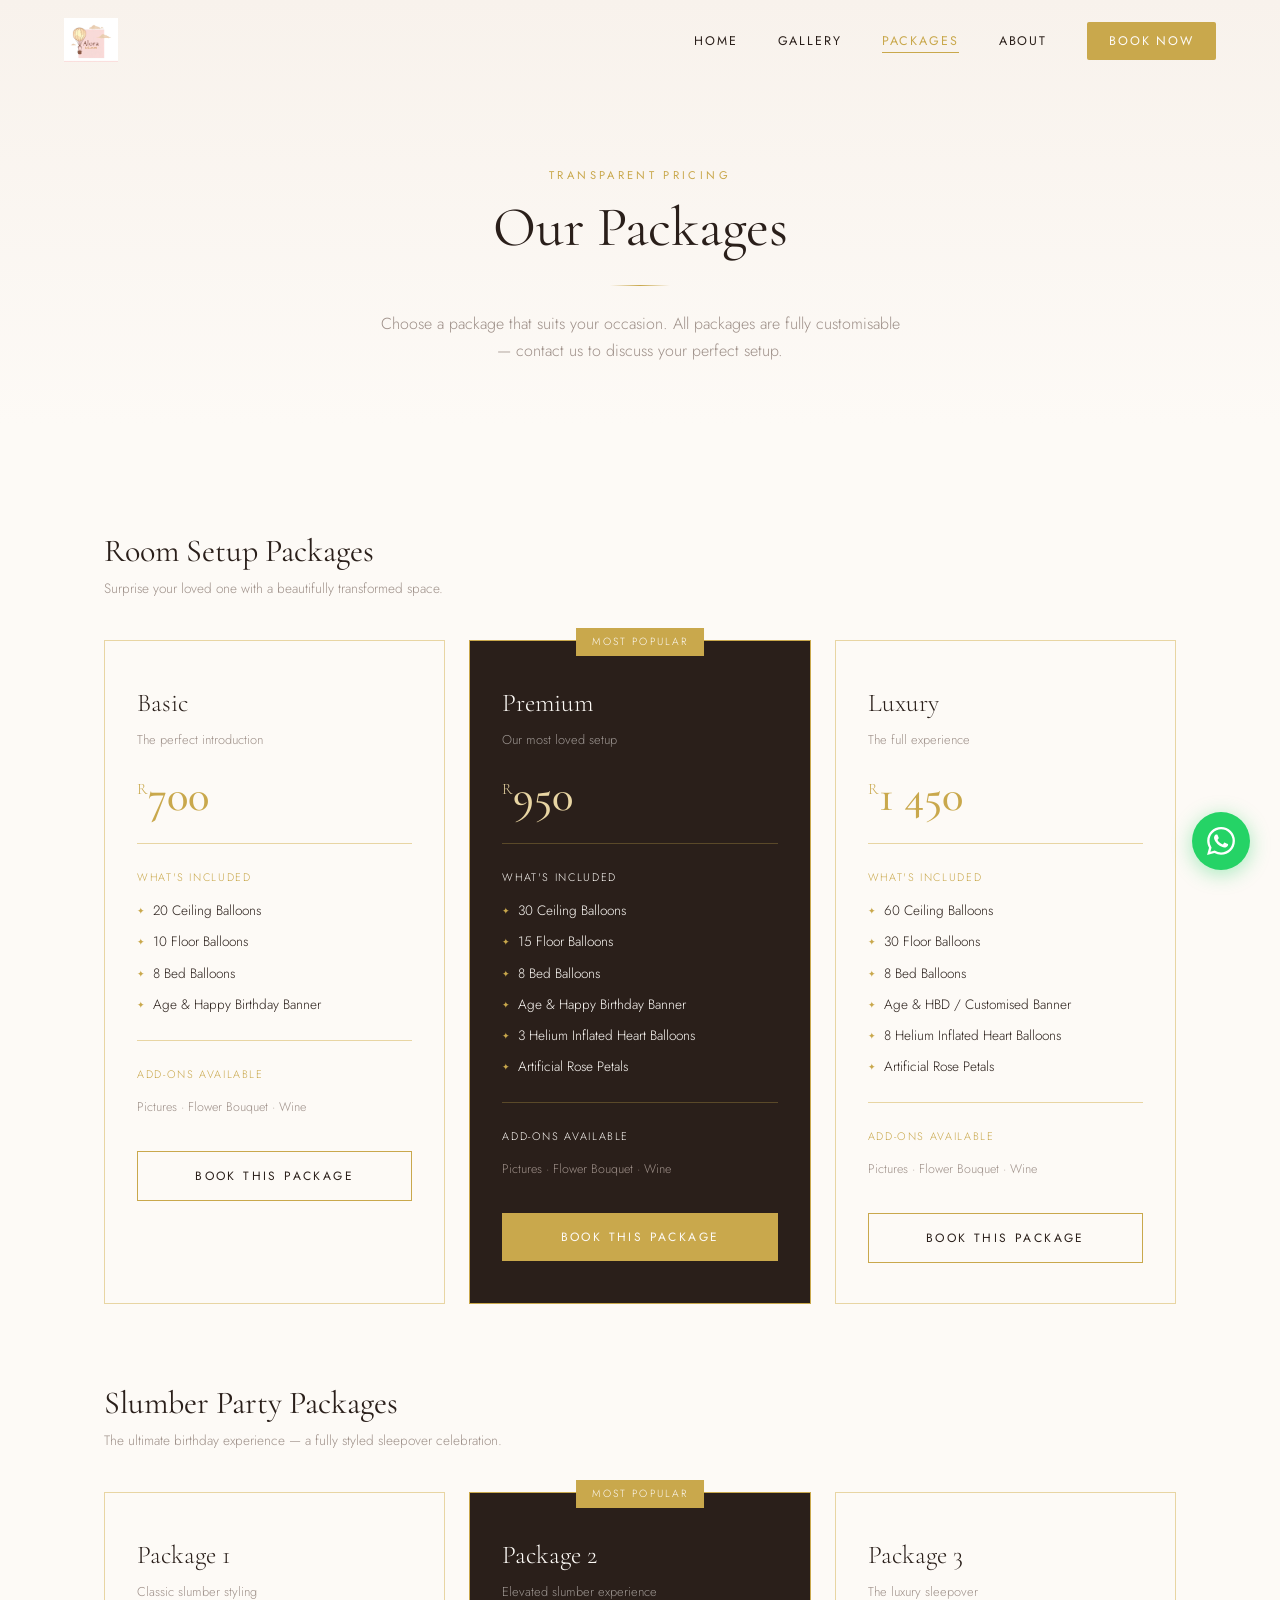
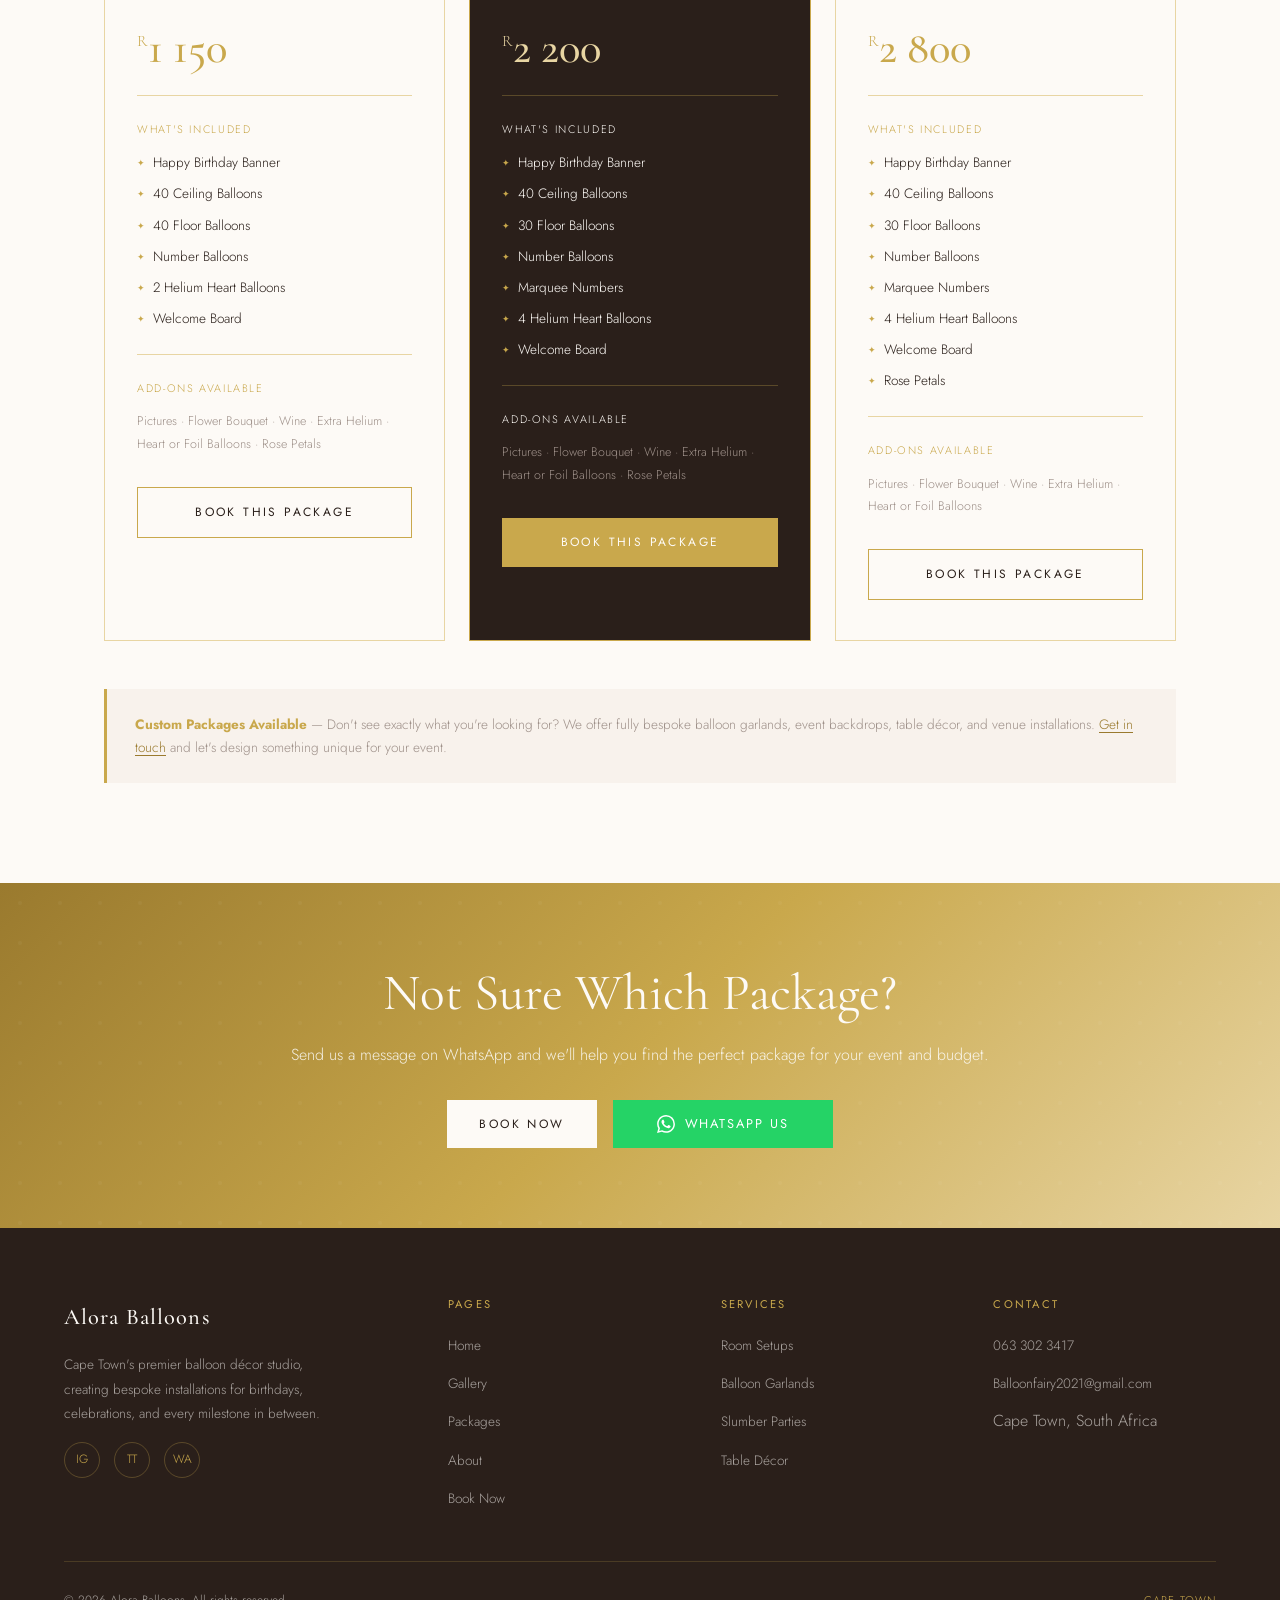
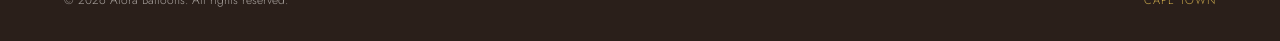
<file: packages.html>
<!DOCTYPE html>
<html lang="en">
<head>
  <meta charset="UTF-8" />
  <meta name="viewport" content="width=device-width, initial-scale=1.0" />
  <title>Packages & Pricing — Alora Balloons</title>
  <meta name="description" content="Explore Alora Balloons' room setup and slumber party packages starting from R700. Based in Cape Town." />
  <link rel="icon" href="images/logo.jpg" type="image/jpeg" />
  <link rel="stylesheet" href="css/style.css" />
</head>
<body>

  <!-- NAV -->
  <nav class="nav scrolled" id="mainNav">
    <a href="index.html" class="nav-logo">
      <img src="images/logo.jpg" alt="Alora Balloons Logo" />
    </a>
    <ul class="nav-links">
      <li><a href="index.html">Home</a></li>
      <li><a href="gallery.html">Gallery</a></li>
      <li><a href="packages.html">Packages</a></li>
      <li><a href="about.html">About</a></li>
      <li><a href="booking.html" class="nav-cta">Book Now</a></li>
    </ul>
    <button class="nav-hamburger" aria-label="Menu">
      <span></span><span></span><span></span>
    </button>
  </nav>
  <div class="nav-mobile">
    <a href="index.html">Home</a>
    <a href="gallery.html">Gallery</a>
    <a href="packages.html">Packages</a>
    <a href="about.html">About</a>
    <a href="booking.html">Book Now</a>
  </div>

  <!-- PAGE HERO -->
  <div class="packages-intro">
    <span class="section-label">Transparent Pricing</span>
    <h1 class="section-title">Our Packages</h1>
    <div class="gold-divider"></div>
    <p class="section-subtitle" style="margin:0 auto;">Choose a package that suits your occasion. All packages are fully customisable — contact us to discuss your perfect setup.</p>
  </div>

  <!-- ===== ROOM SETUP PACKAGES ===== -->
  <div class="packages-section">
    <h2 class="packages-tab-title reveal">Room Setup Packages</h2>
    <p class="packages-tab-subtitle reveal">Surprise your loved one with a beautifully transformed space.</p>

    <div class="packages-grid">

      <!-- Basic -->
      <div class="package-card reveal">
        <p class="package-name">Basic</p>
        <p class="package-tagline">The perfect introduction</p>
        <div class="package-price"><span>R</span>700</div>
        <hr class="package-hr" />
        <p class="package-divider-label">What's Included</p>
        <ul class="package-includes">
          <li>20 Ceiling Balloons</li>
          <li>10 Floor Balloons</li>
          <li>8 Bed Balloons</li>
          <li>Age &amp; Happy Birthday Banner</li>
        </ul>
        <hr class="package-hr" />
        <p class="package-divider-label">Add-Ons Available</p>
        <p class="package-addons">Pictures · Flower Bouquet · Wine</p>
        <a href="booking.html?package=Basic+Room+Setup" class="btn btn-outline">Book This Package</a>
      </div>

      <!-- Premium (featured) -->
      <div class="package-card featured reveal reveal-delay-1">
        <div class="featured-badge">Most Popular</div>
        <p class="package-name">Premium</p>
        <p class="package-tagline">Our most loved setup</p>
        <div class="package-price"><span>R</span>950</div>
        <hr class="package-hr" />
        <p class="package-divider-label">What's Included</p>
        <ul class="package-includes">
          <li>30 Ceiling Balloons</li>
          <li>15 Floor Balloons</li>
          <li>8 Bed Balloons</li>
          <li>Age &amp; Happy Birthday Banner</li>
          <li>3 Helium Inflated Heart Balloons</li>
          <li>Artificial Rose Petals</li>
        </ul>
        <hr class="package-hr" />
        <p class="package-divider-label">Add-Ons Available</p>
        <p class="package-addons">Pictures · Flower Bouquet · Wine</p>
        <a href="booking.html?package=Premium+Room+Setup" class="btn btn-primary">Book This Package</a>
      </div>

      <!-- Luxury -->
      <div class="package-card reveal reveal-delay-2">
        <p class="package-name">Luxury</p>
        <p class="package-tagline">The full experience</p>
        <div class="package-price"><span>R</span>1 450</div>
        <hr class="package-hr" />
        <p class="package-divider-label">What's Included</p>
        <ul class="package-includes">
          <li>60 Ceiling Balloons</li>
          <li>30 Floor Balloons</li>
          <li>8 Bed Balloons</li>
          <li>Age &amp; HBD / Customised Banner</li>
          <li>8 Helium Inflated Heart Balloons</li>
          <li>Artificial Rose Petals</li>
        </ul>
        <hr class="package-hr" />
        <p class="package-divider-label">Add-Ons Available</p>
        <p class="package-addons">Pictures · Flower Bouquet · Wine</p>
        <a href="booking.html?package=Luxury+Room+Setup" class="btn btn-outline">Book This Package</a>
      </div>

    </div>

    <!-- ===== SLUMBER PARTY PACKAGES ===== -->
    <h2 class="packages-tab-title reveal" style="margin-top:5rem;">Slumber Party Packages</h2>
    <p class="packages-tab-subtitle reveal">The ultimate birthday experience — a fully styled sleepover celebration.</p>

    <div class="packages-grid">

      <!-- Package 1 -->
      <div class="package-card reveal">
        <p class="package-name">Package 1</p>
        <p class="package-tagline">Classic slumber styling</p>
        <div class="package-price"><span>R</span>1 150</div>
        <hr class="package-hr" />
        <p class="package-divider-label">What's Included</p>
        <ul class="package-includes">
          <li>Happy Birthday Banner</li>
          <li>40 Ceiling Balloons</li>
          <li>40 Floor Balloons</li>
          <li>Number Balloons</li>
          <li>2 Helium Heart Balloons</li>
          <li>Welcome Board</li>
        </ul>
        <hr class="package-hr" />
        <p class="package-divider-label">Add-Ons Available</p>
        <p class="package-addons">Pictures · Flower Bouquet · Wine · Extra Helium · Heart or Foil Balloons · Rose Petals</p>
        <a href="booking.html?package=Slumber+Package+1" class="btn btn-outline">Book This Package</a>
      </div>

      <!-- Package 2 (featured) -->
      <div class="package-card featured reveal reveal-delay-1">
        <div class="featured-badge">Most Popular</div>
        <p class="package-name">Package 2</p>
        <p class="package-tagline">Elevated slumber experience</p>
        <div class="package-price"><span>R</span>2 200</div>
        <hr class="package-hr" />
        <p class="package-divider-label">What's Included</p>
        <ul class="package-includes">
          <li>Happy Birthday Banner</li>
          <li>40 Ceiling Balloons</li>
          <li>30 Floor Balloons</li>
          <li>Number Balloons</li>
          <li>Marquee Numbers</li>
          <li>4 Helium Heart Balloons</li>
          <li>Welcome Board</li>
        </ul>
        <hr class="package-hr" />
        <p class="package-divider-label">Add-Ons Available</p>
        <p class="package-addons">Pictures · Flower Bouquet · Wine · Extra Helium · Heart or Foil Balloons · Rose Petals</p>
        <a href="booking.html?package=Slumber+Package+2" class="btn btn-primary">Book This Package</a>
      </div>

      <!-- Package 3 -->
      <div class="package-card reveal reveal-delay-2">
        <p class="package-name">Package 3</p>
        <p class="package-tagline">The luxury sleepover</p>
        <div class="package-price"><span>R</span>2 800</div>
        <hr class="package-hr" />
        <p class="package-divider-label">What's Included</p>
        <ul class="package-includes">
          <li>Happy Birthday Banner</li>
          <li>40 Ceiling Balloons</li>
          <li>30 Floor Balloons</li>
          <li>Number Balloons</li>
          <li>Marquee Numbers</li>
          <li>4 Helium Heart Balloons</li>
          <li>Welcome Board</li>
          <li>Rose Petals</li>
        </ul>
        <hr class="package-hr" />
        <p class="package-divider-label">Add-Ons Available</p>
        <p class="package-addons">Pictures · Flower Bouquet · Wine · Extra Helium · Heart or Foil Balloons</p>
        <a href="booking.html?package=Slumber+Package+3" class="btn btn-outline">Book This Package</a>
      </div>

    </div>

    <div class="packages-note reveal">
      <strong style="color:var(--gold);">Custom Packages Available</strong> — Don't see exactly what you're looking for? We offer fully bespoke balloon garlands, event backdrops, table décor, and venue installations. 
      <a href="booking.html" style="color:var(--gold-dark); text-decoration:underline; text-underline-offset:3px;">Get in touch</a> and let's design something unique for your event.
    </div>

  </div>

  <!-- CTA -->
  <div class="cta-banner">
    <div class="cta-banner-inner reveal">
      <h2>Not Sure Which Package?</h2>
      <p>Send us a message on WhatsApp and we'll help you find the perfect package for your event and budget.</p>
      <div style="display:flex; gap:1rem; justify-content:center; flex-wrap:wrap;">
        <a href="booking.html" class="btn btn-white">Book Now</a>
        <button class="btn whatsapp-direct-btn" style="max-width:220px; margin-top:0;">
          <svg width="18" height="18" viewBox="0 0 24 24" fill="white"><path d="M17.472 14.382c-.297-.149-1.758-.867-2.03-.967-.273-.099-.471-.148-.67.15-.197.297-.767.966-.94 1.164-.173.199-.347.223-.644.075-.297-.15-1.255-.463-2.39-1.475-.883-.788-1.48-1.761-1.653-2.059-.173-.297-.018-.458.13-.606.134-.133.298-.347.446-.52.149-.174.198-.298.298-.497.099-.198.05-.371-.025-.52-.075-.149-.669-1.612-.916-2.207-.242-.579-.487-.5-.669-.51-.173-.008-.371-.01-.57-.01-.198 0-.52.074-.792.372-.272.297-1.04 1.016-1.04 2.479 0 1.462 1.065 2.875 1.213 3.074.149.198 2.096 3.2 5.077 4.487.709.306 1.262.489 1.694.625.712.227 1.36.195 1.871.118.571-.085 1.758-.719 2.006-1.413.248-.694.248-1.289.173-1.413-.074-.124-.272-.198-.57-.347m-5.421 7.403h-.004a9.87 9.87 0 01-5.031-1.378l-.361-.214-3.741.982.998-3.648-.235-.374a9.86 9.86 0 01-1.51-5.26c.001-5.45 4.436-9.884 9.888-9.884 2.64 0 5.122 1.03 6.988 2.898a9.825 9.825 0 012.893 6.994c-.003 5.45-4.437 9.884-9.885 9.884m8.413-18.297A11.815 11.815 0 0012.05 0C5.495 0 .16 5.335.157 11.892c0 2.096.547 4.142 1.588 5.945L.057 24l6.305-1.654a11.882 11.882 0 005.683 1.448h.005c6.554 0 11.89-5.335 11.893-11.893a11.821 11.821 0 00-3.48-8.413z"/></svg>
          WhatsApp Us
        </button>
      </div>
    </div>
  </div>

  <!-- FOOTER -->
  <footer class="footer">
    <div class="footer-grid">
      <div class="footer-brand">
        <div class="nav-logo-text">Alora Balloons</div>
        <p>Cape Town's premier balloon décor studio, creating bespoke installations for birthdays, celebrations, and every milestone in between.</p>
        <div class="footer-social">
          <a href="https://www.instagram.com/_alora_balloons" target="_blank" rel="noopener">IG</a>
          <a href="https://www.tiktok.com/@alora_balloons" target="_blank" rel="noopener">TT</a>
          <a href="https://wa.me/27633023417" target="_blank" rel="noopener">WA</a>
        </div>
      </div>
      <div class="footer-col">
        <h4>Pages</h4>
        <ul>
          <li><a href="index.html">Home</a></li>
          <li><a href="gallery.html">Gallery</a></li>
          <li><a href="packages.html">Packages</a></li>
          <li><a href="about.html">About</a></li>
          <li><a href="booking.html">Book Now</a></li>
        </ul>
      </div>
      <div class="footer-col">
        <h4>Services</h4>
        <ul>
          <li><a href="packages.html">Room Setups</a></li>
          <li><a href="packages.html">Balloon Garlands</a></li>
          <li><a href="packages.html">Slumber Parties</a></li>
          <li><a href="packages.html">Table Décor</a></li>
        </ul>
      </div>
      <div class="footer-col">
        <h4>Contact</h4>
        <ul>
          <li><a href="https://wa.me/27633023417">063 302 3417</a></li>
          <li><a href="mailto:Balloonfairy2021@gmail.com">Balloonfairy2021@gmail.com</a></li>
          <li><span>Cape Town, South Africa</span></li>
        </ul>
      </div>
    </div>
    <div class="footer-bottom">
      <span>© 2026 Alora Balloons. All rights reserved.</span>
      <span style="color:var(--gold); font-size:0.7rem; letter-spacing:0.1em;">CAPE TOWN</span>
    </div>
  </footer>

  <div class="whatsapp-float" title="Chat on WhatsApp">
    <svg viewBox="0 0 24 24" fill="white"><path d="M17.472 14.382c-.297-.149-1.758-.867-2.03-.967-.273-.099-.471-.148-.67.15-.197.297-.767.966-.94 1.164-.173.199-.347.223-.644.075-.297-.15-1.255-.463-2.39-1.475-.883-.788-1.48-1.761-1.653-2.059-.173-.297-.018-.458.13-.606.134-.133.298-.347.446-.52.149-.174.198-.298.298-.497.099-.198.05-.371-.025-.52-.075-.149-.669-1.612-.916-2.207-.242-.579-.487-.5-.669-.51-.173-.008-.371-.01-.57-.01-.198 0-.52.074-.792.372-.272.297-1.04 1.016-1.04 2.479 0 1.462 1.065 2.875 1.213 3.074.149.198 2.096 3.2 5.077 4.487.709.306 1.262.489 1.694.625.712.227 1.36.195 1.871.118.571-.085 1.758-.719 2.006-1.413.248-.694.248-1.289.173-1.413-.074-.124-.272-.198-.57-.347m-5.421 7.403h-.004a9.87 9.87 0 01-5.031-1.378l-.361-.214-3.741.982.998-3.648-.235-.374a9.86 9.86 0 01-1.51-5.26c.001-5.45 4.436-9.884 9.888-9.884 2.64 0 5.122 1.03 6.988 2.898a9.825 9.825 0 012.893 6.994c-.003 5.45-4.437 9.884-9.885 9.884m8.413-18.297A11.815 11.815 0 0012.05 0C5.495 0 .16 5.335.157 11.892c0 2.096.547 4.142 1.588 5.945L.057 24l6.305-1.654a11.882 11.882 0 005.683 1.448h.005c6.554 0 11.89-5.335 11.893-11.893a11.821 11.821 0 00-3.48-8.413z"/></svg>
  </div>

  <script src="js/main.js"></script>
</body>
</html>
</file>
<file: css/style.css>
/* =========================================
   ALORA BALLOONS — GLOBAL STYLESHEET
   Palette: Gold, Blush Pink, White
   ========================================= */

@import url('https://fonts.googleapis.com/css2?family=Cormorant+Garamond:ital,wght@0,300;0,400;0,500;0,600;1,300;1,400&family=Jost:wght@300;400;500&display=swap');

/* ---- CSS Variables ---- */
:root {
  --gold: #C9A84C;
  --gold-light: #E8D5A3;
  --gold-dark: #9A7A2E;
  --pink: #F2C4CE;
  --pink-mid: #E8A0B0;
  --pink-deep: #C47A8A;
  --white: #FDFAF6;
  --off-white: #F8F2EC;
  --warm-grey: #9E9089;
  --dark: #2A1F1A;
  --nav-height: 80px;
  --transition: 0.35s cubic-bezier(0.4, 0, 0.2, 1);
}

/* ---- Reset & Base ---- */
*, *::before, *::after { box-sizing: border-box; margin: 0; padding: 0; }

html { scroll-behavior: smooth; font-size: 16px; }

body {
  font-family: 'Jost', sans-serif;
  font-weight: 300;
  background-color: var(--white);
  color: var(--dark);
  overflow-x: hidden;
  line-height: 1.7;
}

img { display: block; max-width: 100%; }
a { text-decoration: none; color: inherit; }
ul { list-style: none; }

/* ---- Typography ---- */
h1, h2, h3, h4 {
  font-family: 'Cormorant Garamond', serif;
  font-weight: 400;
  line-height: 1.2;
}

.section-label {
  font-family: 'Jost', sans-serif;
  font-weight: 400;
  font-size: 0.7rem;
  letter-spacing: 0.3em;
  text-transform: uppercase;
  color: var(--gold);
}

.section-title {
  font-size: clamp(2rem, 5vw, 3.5rem);
  color: var(--dark);
  margin-top: 0.4rem;
}

.section-subtitle {
  font-size: 1rem;
  color: var(--warm-grey);
  font-weight: 300;
  max-width: 520px;
  margin-top: 1rem;
}

/* ---- Divider ---- */
.gold-divider {
  width: 60px;
  height: 1px;
  background: linear-gradient(90deg, transparent, var(--gold), transparent);
  margin: 1.5rem auto;
}

/* =============================
   NAVIGATION
   ============================= */
.nav {
  position: fixed;
  top: 0; left: 0; right: 0;
  height: var(--nav-height);
  z-index: 1000;
  display: flex;
  align-items: center;
  justify-content: space-between;
  padding: 0 5%;
  transition: background var(--transition), box-shadow var(--transition);
}

.nav.scrolled {
  background: rgba(253, 250, 246, 0.97);
  backdrop-filter: blur(12px);
  box-shadow: 0 1px 30px rgba(201,168,76,0.12);
}

.nav-logo {
  display: flex;
  align-items: center;
  gap: 10px;
}

.nav-logo img {
  height: 44px;
  width: auto;
  object-fit: contain;
}

.nav-logo-text {
  font-family: 'Cormorant Garamond', serif;
  font-size: 1.3rem;
  font-weight: 500;
  color: var(--dark);
  letter-spacing: 0.05em;
}

.nav-links {
  display: flex;
  align-items: center;
  gap: 2.5rem;
}

.nav-links a {
  font-size: 0.78rem;
  letter-spacing: 0.15em;
  text-transform: uppercase;
  font-weight: 400;
  color: var(--dark);
  position: relative;
  transition: color var(--transition);
}

.nav-links a::after {
  content: '';
  position: absolute;
  bottom: -3px; left: 0;
  width: 0; height: 1px;
  background: var(--gold);
  transition: width var(--transition);
}

.nav-links a:hover { color: var(--gold); }
.nav-links a:hover::after, .nav-links a.active::after { width: 100%; }
.nav-links a.active { color: var(--gold); }

.nav-cta {
  background: var(--gold);
  color: var(--white) !important;
  padding: 10px 22px !important;
  border-radius: 2px;
  transition: background var(--transition), transform var(--transition) !important;
}
.nav-cta::after { display: none !important; }
.nav-cta:hover { background: var(--gold-dark) !important; transform: translateY(-1px); }

.nav-hamburger {
  display: none;
  flex-direction: column;
  gap: 5px;
  cursor: pointer;
  padding: 4px;
}
.nav-hamburger span {
  display: block;
  width: 24px; height: 1.5px;
  background: var(--dark);
  transition: var(--transition);
}

.nav-mobile {
  display: none;
  position: fixed;
  top: var(--nav-height); left: 0; right: 0;
  background: rgba(253,250,246,0.98);
  backdrop-filter: blur(12px);
  padding: 2rem 5%;
  flex-direction: column;
  gap: 1.5rem;
  z-index: 999;
  border-top: 1px solid var(--gold-light);
  box-shadow: 0 10px 30px rgba(0,0,0,0.06);
}

.nav-mobile.open { display: flex; }
.nav-mobile a {
  font-size: 1rem;
  letter-spacing: 0.1em;
  text-transform: uppercase;
  font-weight: 400;
  padding: 0.5rem 0;
  border-bottom: 1px solid var(--off-white);
  transition: color var(--transition);
}
.nav-mobile a:hover { color: var(--gold); }

/* =============================
   BUTTONS
   ============================= */
.btn {
  display: inline-flex;
  align-items: center;
  gap: 8px;
  padding: 14px 32px;
  font-family: 'Jost', sans-serif;
  font-size: 0.75rem;
  font-weight: 400;
  letter-spacing: 0.2em;
  text-transform: uppercase;
  border: none;
  cursor: pointer;
  transition: all var(--transition);
  position: relative;
  overflow: hidden;
}

.btn-primary {
  background: var(--gold);
  color: var(--white);
}
.btn-primary:hover {
  background: var(--gold-dark);
  transform: translateY(-2px);
  box-shadow: 0 8px 25px rgba(201,168,76,0.35);
}

.btn-outline {
  background: transparent;
  color: var(--dark);
  border: 1px solid var(--gold);
}
.btn-outline:hover {
  background: var(--gold);
  color: var(--white);
  transform: translateY(-2px);
}

.btn-white {
  background: var(--white);
  color: var(--dark);
}
.btn-white:hover {
  background: var(--gold-light);
  transform: translateY(-2px);
}

/* =============================
   FLOATING WHATSAPP
   ============================= */
.whatsapp-float {
  position: fixed;
  bottom: 30px; right: 30px;
  width: 58px; height: 58px;
  background: #25D366;
  border-radius: 50%;
  display: flex;
  align-items: center;
  justify-content: center;
  box-shadow: 0 4px 20px rgba(37,211,102,0.4);
  z-index: 998;
  transition: transform var(--transition), box-shadow var(--transition);
  cursor: pointer;
}
.whatsapp-float:hover {
  transform: scale(1.08) translateY(-3px);
  box-shadow: 0 8px 30px rgba(37,211,102,0.5);
}
.whatsapp-float svg { width: 28px; height: 28px; fill: white; }

/* =============================
   HERO (HOME)
   ============================= */
.hero {
  min-height: 100vh;
  display: flex;
  align-items: center;
  position: relative;
  overflow: hidden;
  background: linear-gradient(135deg, var(--white) 0%, var(--off-white) 40%, #F5E6E8 100%);
}

.hero-bg-orbs {
  position: absolute;
  inset: 0;
  pointer-events: none;
  z-index: 0;
}
.orb {
  position: absolute;
  border-radius: 50%;
  filter: blur(60px);
  opacity: 0.25;
  animation: floatOrb 8s ease-in-out infinite;
}
.orb-1 { width: 400px; height: 400px; background: var(--pink-mid); top: -100px; right: -100px; animation-delay: 0s; }
.orb-2 { width: 300px; height: 300px; background: var(--gold-light); bottom: -50px; left: 10%; animation-delay: -3s; }
.orb-3 { width: 200px; height: 200px; background: var(--pink); top: 40%; left: -60px; animation-delay: -5s; }

@keyframes floatOrb {
  0%, 100% { transform: translateY(0) scale(1); }
  50% { transform: translateY(-30px) scale(1.05); }
}

.hero-content {
  position: relative;
  z-index: 1;
  padding: calc(var(--nav-height) + 60px) 5% 80px;
  max-width: 1200px;
  margin: 0 auto;
  width: 100%;
  display: grid;
  grid-template-columns: 1fr 1fr;
  gap: 60px;
  align-items: center;
}

.hero-text { animation: fadeSlideUp 0.9s ease both; }
.hero-text .section-label { font-size: 0.65rem; }

.hero-headline {
  font-size: clamp(3rem, 7vw, 5.5rem);
  font-weight: 300;
  line-height: 1.05;
  margin-top: 1rem;
  color: var(--dark);
}
.hero-headline em {
  font-style: italic;
  color: var(--gold);
}

.hero-subtext {
  margin-top: 1.5rem;
  font-size: 1rem;
  color: var(--warm-grey);
  max-width: 420px;
  line-height: 1.8;
}

.hero-actions {
  display: flex;
  gap: 1rem;
  margin-top: 2.5rem;
  flex-wrap: wrap;
}

.hero-stats {
  display: flex;
  gap: 2.5rem;
  margin-top: 3rem;
}
.stat-item { text-align: left; }
.stat-num {
  font-family: 'Cormorant Garamond', serif;
  font-size: 2.2rem;
  font-weight: 500;
  color: var(--gold);
  line-height: 1;
}
.stat-label {
  font-size: 0.72rem;
  letter-spacing: 0.1em;
  text-transform: uppercase;
  color: var(--warm-grey);
  margin-top: 4px;
}

.hero-image-grid {
  display: grid;
  grid-template-columns: 1fr 1fr;
  grid-template-rows: 240px 180px;
  gap: 12px;
  animation: fadeSlideUp 0.9s 0.2s ease both;
  opacity: 0;
}

.hero-img-wrap {
  overflow: hidden;
  border-radius: 4px;
  position: relative;
}
.hero-img-wrap:first-child {
  grid-row: span 2;
}
.hero-img-wrap img {
  width: 100%;
  height: 100%;
  object-fit: cover;
  transition: transform 0.7s ease;
}
.hero-img-wrap:hover img { transform: scale(1.05); }

@keyframes fadeSlideUp {
  from { opacity: 0; transform: translateY(30px); }
  to { opacity: 1; transform: translateY(0); }
}

/* =============================
   SECTION WRAPPER
   ============================= */
.section {
  padding: 100px 5%;
  max-width: 1200px;
  margin: 0 auto;
}

.section-full {
  padding: 100px 5%;
}

.section-center { text-align: center; }
.section-center .section-subtitle { margin: 0 auto; }

/* =============================
   SERVICES STRIP
   ============================= */
.services-strip {
  background: var(--dark);
  padding: 70px 5%;
}

.services-strip-inner {
  max-width: 1200px;
  margin: 0 auto;
  display: grid;
  grid-template-columns: repeat(4, 1fr);
  gap: 40px;
}

.service-card {
  text-align: center;
  padding: 30px 20px;
  border: 1px solid rgba(201,168,76,0.2);
  transition: border-color var(--transition), transform var(--transition);
}
.service-card:hover {
  border-color: var(--gold);
  transform: translateY(-4px);
}

.service-icon {
  width: 48px; height: 48px;
  margin: 0 auto 1rem;
  color: var(--gold);
}

.service-card h3 {
  font-family: 'Cormorant Garamond', serif;
  font-size: 1.3rem;
  color: var(--white);
  margin-bottom: 0.5rem;
}

.service-card p {
  font-size: 0.82rem;
  color: rgba(253,250,246,0.5);
  line-height: 1.7;
}

/* =============================
   GALLERY PREVIEW
   ============================= */
.gallery-preview-grid {
  display: grid;
  grid-template-columns: repeat(3, 1fr);
  grid-auto-rows: 280px;
  gap: 14px;
  margin-top: 3rem;
}

.gallery-item {
  overflow: hidden;
  position: relative;
  cursor: pointer;
  border-radius: 3px;
}
.gallery-item.tall { grid-row: span 2; }

.gallery-item img {
  width: 100%; height: 100%;
  object-fit: cover;
  transition: transform 0.6s ease;
}

.gallery-item-overlay {
  position: absolute;
  inset: 0;
  background: linear-gradient(to top, rgba(42,31,26,0.7) 0%, transparent 60%);
  opacity: 0;
  transition: opacity var(--transition);
  display: flex;
  align-items: flex-end;
  padding: 20px;
}

.gallery-item:hover img { transform: scale(1.06); }
.gallery-item:hover .gallery-item-overlay { opacity: 1; }

.gallery-item-overlay span {
  font-family: 'Cormorant Garamond', serif;
  font-size: 0.9rem;
  color: var(--white);
  letter-spacing: 0.08em;
}

/* =============================
   TESTIMONIALS
   ============================= */
.testimonials-bg {
  background: var(--off-white);
  padding: 100px 5%;
}

.testimonials-grid {
  max-width: 1200px;
  margin: 3rem auto 0;
  display: grid;
  grid-template-columns: repeat(3, 1fr);
  gap: 28px;
}

.testimonial-card {
  background: var(--white);
  padding: 36px 30px;
  border-top: 3px solid var(--gold);
  transition: transform var(--transition), box-shadow var(--transition);
}
.testimonial-card:hover {
  transform: translateY(-4px);
  box-shadow: 0 12px 40px rgba(201,168,76,0.12);
}

.testimonial-stars {
  display: flex;
  gap: 3px;
  margin-bottom: 1rem;
  color: var(--gold);
  font-size: 0.9rem;
}

.testimonial-text {
  font-family: 'Cormorant Garamond', serif;
  font-size: 1.15rem;
  font-style: italic;
  line-height: 1.7;
  color: var(--dark);
  margin-bottom: 1.5rem;
}

.testimonial-author {
  font-size: 0.75rem;
  letter-spacing: 0.12em;
  text-transform: uppercase;
  color: var(--warm-grey);
}

/* =============================
   CTA BANNER
   ============================= */
.cta-banner {
  background: linear-gradient(135deg, var(--gold-dark) 0%, var(--gold) 50%, var(--gold-light) 100%);
  padding: 80px 5%;
  text-align: center;
  position: relative;
  overflow: hidden;
}

.cta-banner::before {
  content: '';
  position: absolute;
  inset: 0;
  background: url("data:image/svg+xml,%3Csvg width='40' height='40' viewBox='0 0 40 40' xmlns='http://www.w3.org/2000/svg'%3E%3Cg fill='%23ffffff' fill-opacity='0.04'%3E%3Ccircle cx='20' cy='20' r='2'/%3E%3C/g%3E%3C/svg%3E");
}

.cta-banner-inner {
  position: relative;
  z-index: 1;
  max-width: 700px;
  margin: 0 auto;
}

.cta-banner h2 {
  font-size: clamp(2rem, 5vw, 3.2rem);
  color: var(--white);
  margin-bottom: 1rem;
}

.cta-banner p {
  color: rgba(255,255,255,0.85);
  font-size: 1rem;
  margin-bottom: 2rem;
}

/* =============================
   FOOTER
   ============================= */
.footer {
  background: var(--dark);
  padding: 70px 5% 30px;
  color: rgba(253,250,246,0.6);
}

.footer-grid {
  max-width: 1200px;
  margin: 0 auto;
  display: grid;
  grid-template-columns: 1.5fr 1fr 1fr 1fr;
  gap: 50px;
  padding-bottom: 50px;
  border-bottom: 1px solid rgba(201,168,76,0.2);
}

.footer-brand p {
  font-size: 0.85rem;
  line-height: 1.8;
  margin-top: 1rem;
  max-width: 260px;
}

.footer-brand .nav-logo-text { color: var(--white); font-size: 1.4rem; }

.footer-col h4 {
  font-family: 'Jost', sans-serif;
  font-size: 0.7rem;
  letter-spacing: 0.2em;
  text-transform: uppercase;
  color: var(--gold);
  margin-bottom: 1.2rem;
}

.footer-col ul { display: flex; flex-direction: column; gap: 0.7rem; }
.footer-col ul li a {
  font-size: 0.85rem;
  transition: color var(--transition);
}
.footer-col ul li a:hover { color: var(--gold-light); }

.footer-social { display: flex; gap: 14px; margin-top: 1rem; }
.footer-social a {
  width: 36px; height: 36px;
  border: 1px solid rgba(201,168,76,0.3);
  border-radius: 50%;
  display: flex;
  align-items: center;
  justify-content: center;
  font-size: 0.75rem;
  color: var(--gold);
  transition: all var(--transition);
}
.footer-social a:hover {
  background: var(--gold);
  color: var(--white);
  border-color: var(--gold);
}

.footer-bottom {
  max-width: 1200px;
  margin: 28px auto 0;
  display: flex;
  justify-content: space-between;
  align-items: center;
  font-size: 0.75rem;
}

/* =============================
   GALLERY PAGE
   ============================= */
.page-hero {
  padding: calc(var(--nav-height) + 80px) 5% 60px;
  text-align: center;
  background: linear-gradient(180deg, var(--off-white) 0%, var(--white) 100%);
}

.page-hero .section-label { display: block; margin-bottom: 0.5rem; }

.gallery-full-grid {
  display: grid;
  grid-template-columns: repeat(3, 1fr);
  gap: 16px;
  padding: 60px 5%;
  max-width: 1300px;
  margin: 0 auto;
}

.gallery-full-item {
  aspect-ratio: 4/5;
  overflow: hidden;
  border-radius: 3px;
  cursor: pointer;
  position: relative;
}
.gallery-full-item img {
  width: 100%; height: 100%;
  object-fit: cover;
  transition: transform 0.6s ease;
}
.gallery-full-item:hover img { transform: scale(1.05); }

.gallery-full-item .gallery-item-overlay {
  opacity: 0;
  transition: opacity var(--transition);
  position: absolute;
  inset: 0;
  background: linear-gradient(to top, rgba(42,31,26,0.65) 0%, transparent 55%);
  display: flex;
  align-items: flex-end;
  padding: 20px;
}
.gallery-full-item:hover .gallery-item-overlay { opacity: 1; }

/* Lightbox */
.lightbox {
  display: none;
  position: fixed;
  inset: 0;
  background: rgba(20,14,12,0.95);
  z-index: 2000;
  align-items: center;
  justify-content: center;
}
.lightbox.active { display: flex; }
.lightbox-img {
  max-width: 88vw;
  max-height: 88vh;
  object-fit: contain;
  border-radius: 3px;
  box-shadow: 0 30px 80px rgba(0,0,0,0.5);
}
.lightbox-close {
  position: absolute;
  top: 24px; right: 30px;
  font-size: 2rem;
  color: var(--white);
  cursor: pointer;
  opacity: 0.7;
  transition: opacity var(--transition);
  background: none; border: none;
  font-family: 'Jost', sans-serif;
}
.lightbox-close:hover { opacity: 1; }
.lightbox-nav {
  position: absolute;
  top: 50%;
  transform: translateY(-50%);
  background: rgba(255,255,255,0.1);
  border: 1px solid rgba(255,255,255,0.2);
  color: white;
  width: 50px; height: 50px;
  border-radius: 50%;
  font-size: 1.2rem;
  cursor: pointer;
  display: flex;
  align-items: center;
  justify-content: center;
  transition: background var(--transition);
}
.lightbox-nav:hover { background: rgba(201,168,76,0.4); }
.lightbox-prev { left: 20px; }
.lightbox-next { right: 20px; }

/* =============================
   PACKAGES PAGE
   ============================= */
.packages-intro {
  padding: calc(var(--nav-height) + 80px) 5% 60px;
  text-align: center;
  background: linear-gradient(180deg, var(--off-white) 0%, var(--white) 100%);
}

.packages-section {
  padding: 60px 5% 100px;
  max-width: 1200px;
  margin: 0 auto;
}

.packages-tab-title {
  font-family: 'Cormorant Garamond', serif;
  font-size: 2rem;
  color: var(--dark);
  margin-bottom: 0.4rem;
  margin-top: 3rem;
}

.packages-tab-subtitle {
  font-size: 0.85rem;
  color: var(--warm-grey);
  margin-bottom: 2.5rem;
}

.packages-grid {
  display: grid;
  grid-template-columns: repeat(3, 1fr);
  gap: 24px;
}

.package-card {
  border: 1px solid var(--gold-light);
  padding: 40px 32px;
  position: relative;
  transition: transform var(--transition), box-shadow var(--transition), border-color var(--transition);
  background: var(--white);
}

.package-card:hover {
  transform: translateY(-6px);
  box-shadow: 0 16px 50px rgba(201,168,76,0.15);
  border-color: var(--gold);
}

.package-card.featured {
  background: var(--dark);
  border-color: var(--gold);
}

.package-card.featured .package-name,
.package-card.featured .package-price,
.package-card.featured .package-includes li,
.package-card.featured .package-divider-label { color: var(--white); }

.package-card.featured .package-price { color: var(--gold-light); }
.package-card.featured .package-includes li::before { color: var(--gold); }
.package-card.featured .package-tagline { color: rgba(253,250,246,0.55); }

.featured-badge {
  position: absolute;
  top: -13px; left: 50%;
  transform: translateX(-50%);
  background: var(--gold);
  color: var(--white);
  font-size: 0.65rem;
  letter-spacing: 0.2em;
  text-transform: uppercase;
  padding: 5px 16px;
  white-space: nowrap;
}

.package-name {
  font-family: 'Cormorant Garamond', serif;
  font-size: 1.6rem;
  color: var(--dark);
}

.package-tagline {
  font-size: 0.8rem;
  color: var(--warm-grey);
  margin-top: 4px;
  margin-bottom: 1.5rem;
}

.package-price {
  font-family: 'Cormorant Garamond', serif;
  font-size: 2.8rem;
  font-weight: 500;
  color: var(--gold);
  line-height: 1;
}

.package-price span {
  font-size: 1rem;
  font-weight: 300;
  vertical-align: super;
}

.package-hr {
  border: none;
  border-top: 1px solid var(--gold-light);
  margin: 1.5rem 0;
}

.package-card.featured .package-hr { border-color: rgba(201,168,76,0.3); }

.package-divider-label {
  font-size: 0.68rem;
  letter-spacing: 0.15em;
  text-transform: uppercase;
  color: var(--gold);
  margin-bottom: 0.8rem;
}

.package-includes {
  display: flex;
  flex-direction: column;
  gap: 0.5rem;
  margin-bottom: 1.5rem;
}

.package-includes li {
  font-size: 0.85rem;
  color: var(--dark);
  display: flex;
  align-items: flex-start;
  gap: 8px;
}

.package-includes li::before {
  content: '✦';
  color: var(--gold);
  font-size: 0.55rem;
  margin-top: 5px;
  flex-shrink: 0;
}

.package-addons {
  font-size: 0.78rem;
  color: var(--warm-grey);
  margin-bottom: 2rem;
  line-height: 1.8;
}

.package-card .btn { width: 100%; justify-content: center; margin-top: auto; }

.packages-note {
  margin-top: 3rem;
  padding: 24px 28px;
  background: var(--off-white);
  border-left: 3px solid var(--gold);
  font-size: 0.85rem;
  color: var(--warm-grey);
  line-height: 1.7;
}

/* =============================
   BOOKING / CONTACT PAGE
   ============================= */
.booking-layout {
  display: grid;
  grid-template-columns: 1fr 1fr;
  gap: 80px;
  max-width: 1200px;
  margin: 0 auto;
  padding: calc(var(--nav-height) + 80px) 5% 100px;
  align-items: start;
}

.booking-info { position: sticky; top: calc(var(--nav-height) + 30px); }

.booking-info h1 {
  font-size: clamp(2.2rem, 4vw, 3.5rem);
  line-height: 1.1;
  margin-top: 0.5rem;
}

.booking-info p {
  font-size: 0.95rem;
  color: var(--warm-grey);
  margin-top: 1.2rem;
  max-width: 400px;
  line-height: 1.8;
}

.contact-details {
  margin-top: 2.5rem;
  display: flex;
  flex-direction: column;
  gap: 1.2rem;
}

.contact-item {
  display: flex;
  align-items: flex-start;
  gap: 14px;
}

.contact-item-icon {
  width: 40px; height: 40px;
  background: var(--off-white);
  border: 1px solid var(--gold-light);
  border-radius: 50%;
  display: flex;
  align-items: center;
  justify-content: center;
  flex-shrink: 0;
  color: var(--gold);
}

.contact-item-text label {
  display: block;
  font-size: 0.68rem;
  letter-spacing: 0.15em;
  text-transform: uppercase;
  color: var(--gold);
  margin-bottom: 2px;
}

.contact-item-text a, .contact-item-text span {
  font-size: 0.9rem;
  color: var(--dark);
  transition: color var(--transition);
}
.contact-item-text a:hover { color: var(--gold); }

.social-links {
  display: flex;
  gap: 12px;
  margin-top: 2rem;
}
.social-link {
  display: flex;
  align-items: center;
  gap: 8px;
  padding: 10px 18px;
  border: 1px solid var(--gold-light);
  font-size: 0.75rem;
  letter-spacing: 0.1em;
  color: var(--dark);
  transition: all var(--transition);
}
.social-link:hover {
  background: var(--gold);
  border-color: var(--gold);
  color: var(--white);
}

/* Form */
.booking-form-wrap {
  background: var(--white);
  border: 1px solid var(--gold-light);
  padding: 48px 40px;
}

.form-title {
  font-family: 'Cormorant Garamond', serif;
  font-size: 1.8rem;
  margin-bottom: 2rem;
  color: var(--dark);
}

.form-group {
  margin-bottom: 1.4rem;
}

.form-group label {
  display: block;
  font-size: 0.7rem;
  letter-spacing: 0.15em;
  text-transform: uppercase;
  color: var(--gold);
  margin-bottom: 6px;
}

.form-group input,
.form-group select,
.form-group textarea {
  width: 100%;
  padding: 13px 16px;
  border: 1px solid var(--gold-light);
  background: var(--off-white);
  font-family: 'Jost', sans-serif;
  font-size: 0.9rem;
  color: var(--dark);
  outline: none;
  transition: border-color var(--transition);
  border-radius: 2px;
}

.form-group input:focus,
.form-group select:focus,
.form-group textarea:focus {
  border-color: var(--gold);
  background: var(--white);
}

.form-group textarea { resize: vertical; min-height: 120px; }

.form-row { display: grid; grid-template-columns: 1fr 1fr; gap: 14px; }

.form-success {
  display: none;
  text-align: center;
  padding: 30px;
}
.form-success.show { display: block; }
.form-success h3 {
  font-family: 'Cormorant Garamond', serif;
  font-size: 1.8rem;
  color: var(--gold);
  margin-bottom: 0.5rem;
}
.form-success p { color: var(--warm-grey); font-size: 0.9rem; }

.whatsapp-direct-btn {
  display: flex;
  align-items: center;
  justify-content: center;
  gap: 10px;
  background: #25D366;
  color: white;
  padding: 14px 24px;
  font-family: 'Jost', sans-serif;
  font-size: 0.8rem;
  letter-spacing: 0.15em;
  text-transform: uppercase;
  margin-top: 1rem;
  transition: all var(--transition);
  cursor: pointer;
  border: none;
  width: 100%;
}
.whatsapp-direct-btn:hover {
  background: #1da851;
  transform: translateY(-2px);
}

/* =============================
   ABOUT PAGE
   ============================= */
.about-hero {
  min-height: 60vh;
  display: flex;
  align-items: center;
  padding: calc(var(--nav-height) + 80px) 5% 80px;
  background: linear-gradient(135deg, var(--off-white) 0%, #F5E6E8 100%);
  position: relative;
  overflow: hidden;
}

.about-hero::after {
  content: '"';
  position: absolute;
  right: 5%;
  top: 50%;
  transform: translateY(-50%);
  font-family: 'Cormorant Garamond', serif;
  font-size: 30vw;
  color: rgba(201,168,76,0.06);
  line-height: 1;
  pointer-events: none;
}

.about-hero-inner {
  max-width: 700px;
}

.about-hero-inner h1 {
  font-size: clamp(2.5rem, 6vw, 5rem);
  line-height: 1.05;
}

.about-hero-inner p {
  font-size: 1.1rem;
  color: var(--warm-grey);
  margin-top: 1.5rem;
  line-height: 1.9;
}

.about-story {
  display: grid;
  grid-template-columns: 1fr 1fr;
  gap: 80px;
  padding: 100px 5%;
  max-width: 1200px;
  margin: 0 auto;
  align-items: center;
}

.about-story-img {
  display: grid;
  grid-template-columns: 1fr 1fr;
  gap: 12px;
}

.about-story-img img {
  width: 100%;
  aspect-ratio: 3/4;
  object-fit: cover;
  border-radius: 3px;
}

.about-story-img img:first-child {
  margin-top: 40px;
}

.about-story-text h2 {
  font-size: clamp(2rem, 4vw, 3rem);
}

.about-story-text p {
  font-size: 0.95rem;
  color: var(--warm-grey);
  margin-top: 1.2rem;
  line-height: 1.9;
}

.about-values {
  background: var(--off-white);
  padding: 100px 5%;
}

.about-values-grid {
  max-width: 1200px;
  margin: 3rem auto 0;
  display: grid;
  grid-template-columns: repeat(3, 1fr);
  gap: 30px;
}

.value-card {
  padding: 36px 28px;
  background: var(--white);
  border-bottom: 3px solid transparent;
  transition: border-color var(--transition), transform var(--transition);
}
.value-card:hover {
  border-color: var(--gold);
  transform: translateY(-4px);
}
.value-card h3 {
  font-size: 1.4rem;
  margin-bottom: 0.8rem;
  color: var(--gold);
}
.value-card p {
  font-size: 0.85rem;
  color: var(--warm-grey);
  line-height: 1.8;
}

/* =============================
   SCROLL ANIMATIONS
   ============================= */
.reveal {
  opacity: 0;
  transform: translateY(25px);
  transition: opacity 0.7s ease, transform 0.7s ease;
}
.reveal.visible {
  opacity: 1;
  transform: none;
}
.reveal-delay-1 { transition-delay: 0.1s; }
.reveal-delay-2 { transition-delay: 0.2s; }
.reveal-delay-3 { transition-delay: 0.3s; }

/* =============================
   RESPONSIVE
   ============================= */
@media (max-width: 1024px) {
  .hero-content { grid-template-columns: 1fr; }
  .hero-image-grid { display: none; }
  .services-strip-inner { grid-template-columns: repeat(2, 1fr); }
  .gallery-preview-grid { grid-template-columns: repeat(2, 1fr); }
  .testimonials-grid { grid-template-columns: 1fr 1fr; }
  .packages-grid { grid-template-columns: 1fr 1fr; }
  .footer-grid { grid-template-columns: 1fr 1fr; gap: 36px; }
  .about-story { grid-template-columns: 1fr; }
  .booking-layout { grid-template-columns: 1fr; gap: 50px; }
  .booking-info { position: static; }
  .gallery-full-grid { grid-template-columns: repeat(2, 1fr); }
}

@media (max-width: 768px) {
  .nav-links { display: none; }
  .nav-hamburger { display: flex; }
  .services-strip-inner { grid-template-columns: 1fr; }
  .gallery-preview-grid { grid-template-columns: 1fr 1fr; }
  .gallery-item.tall { grid-row: span 1; }
  .testimonials-grid { grid-template-columns: 1fr; }
  .packages-grid { grid-template-columns: 1fr; }
  .footer-grid { grid-template-columns: 1fr; }
  .form-row { grid-template-columns: 1fr; }
  .booking-form-wrap { padding: 32px 24px; }
  .about-values-grid { grid-template-columns: 1fr; }
  .about-story-img { grid-template-columns: 1fr; }
  .about-story-img img:first-child { margin-top: 0; }
  .gallery-full-grid { grid-template-columns: 1fr 1fr; }
  .hero-stats { gap: 1.5rem; }
  .hero-actions { flex-direction: column; }
  .hero-actions .btn { width: 100%; justify-content: center; }
  .packages-grid .package-card.featured { order: -1; }
}

@media (max-width: 480px) {
  .gallery-full-grid { grid-template-columns: 1fr; }
  .gallery-preview-grid { grid-template-columns: 1fr; }
}
</file>
